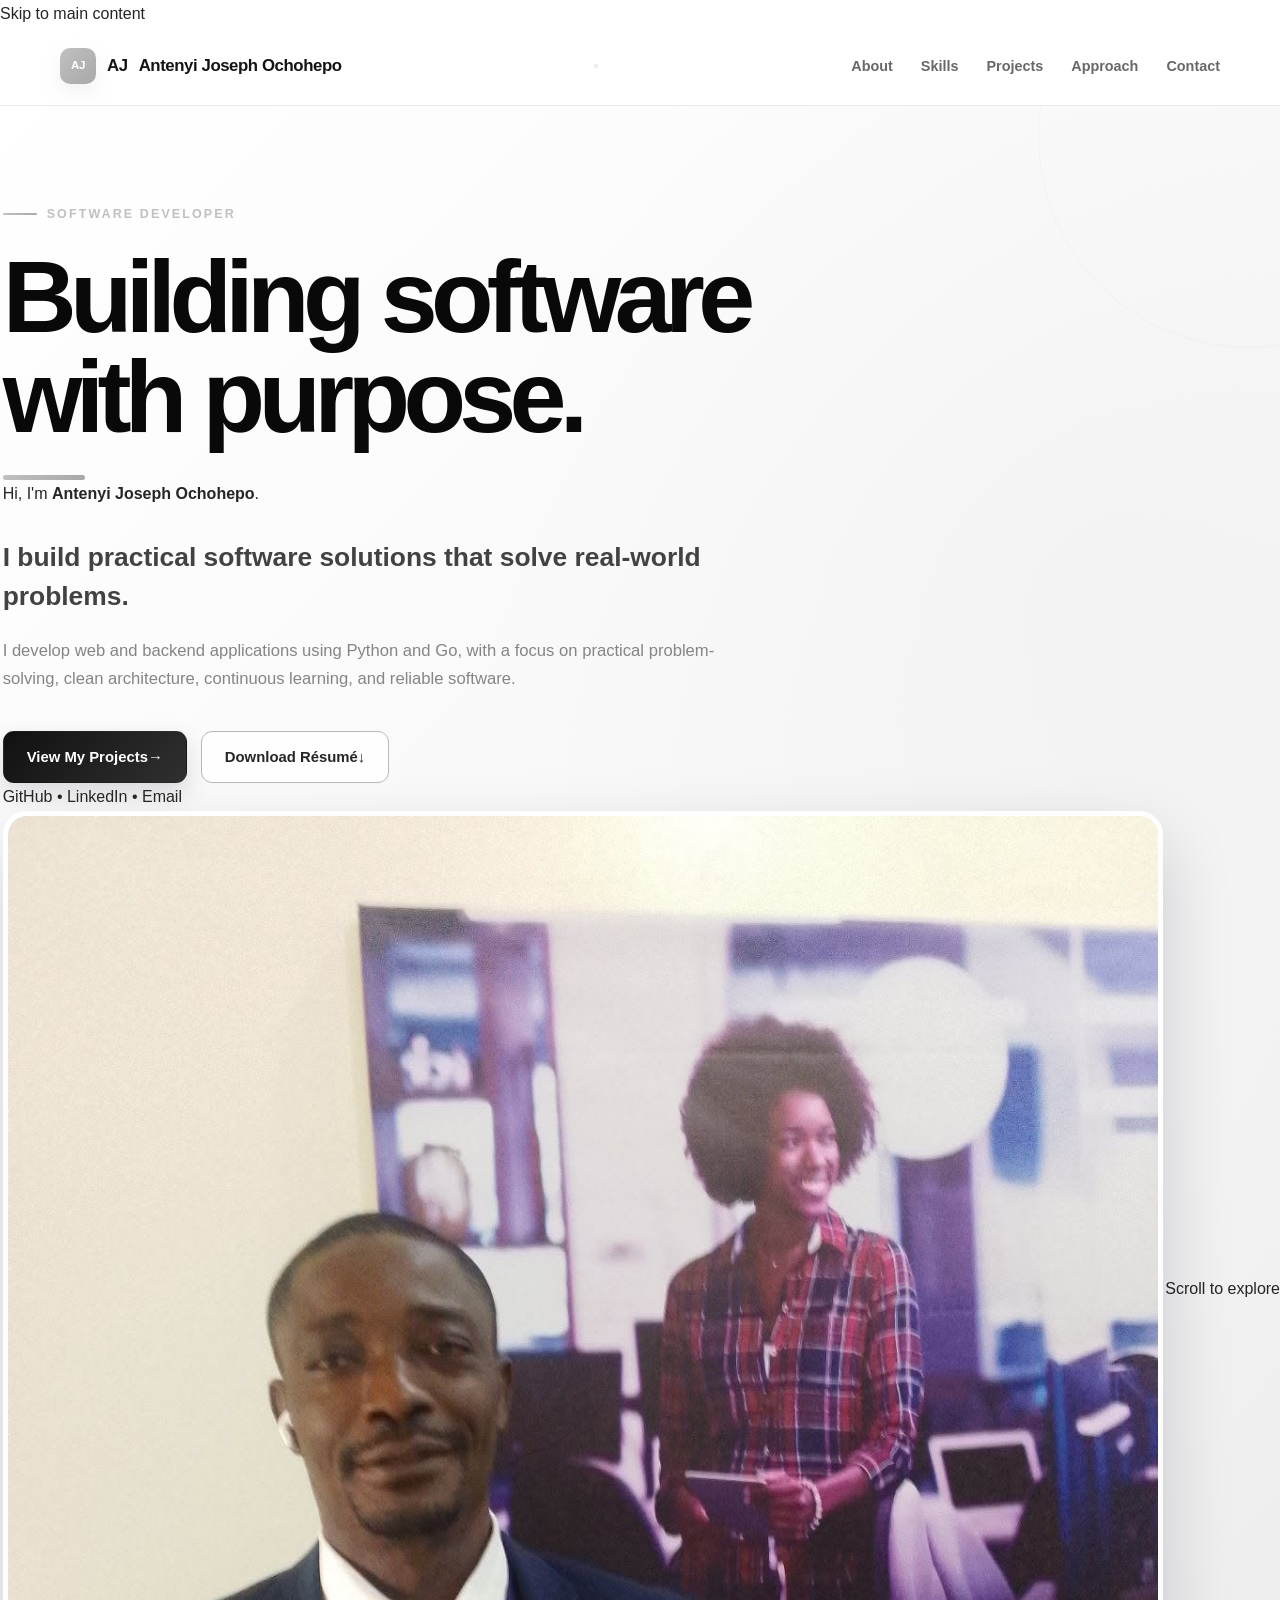
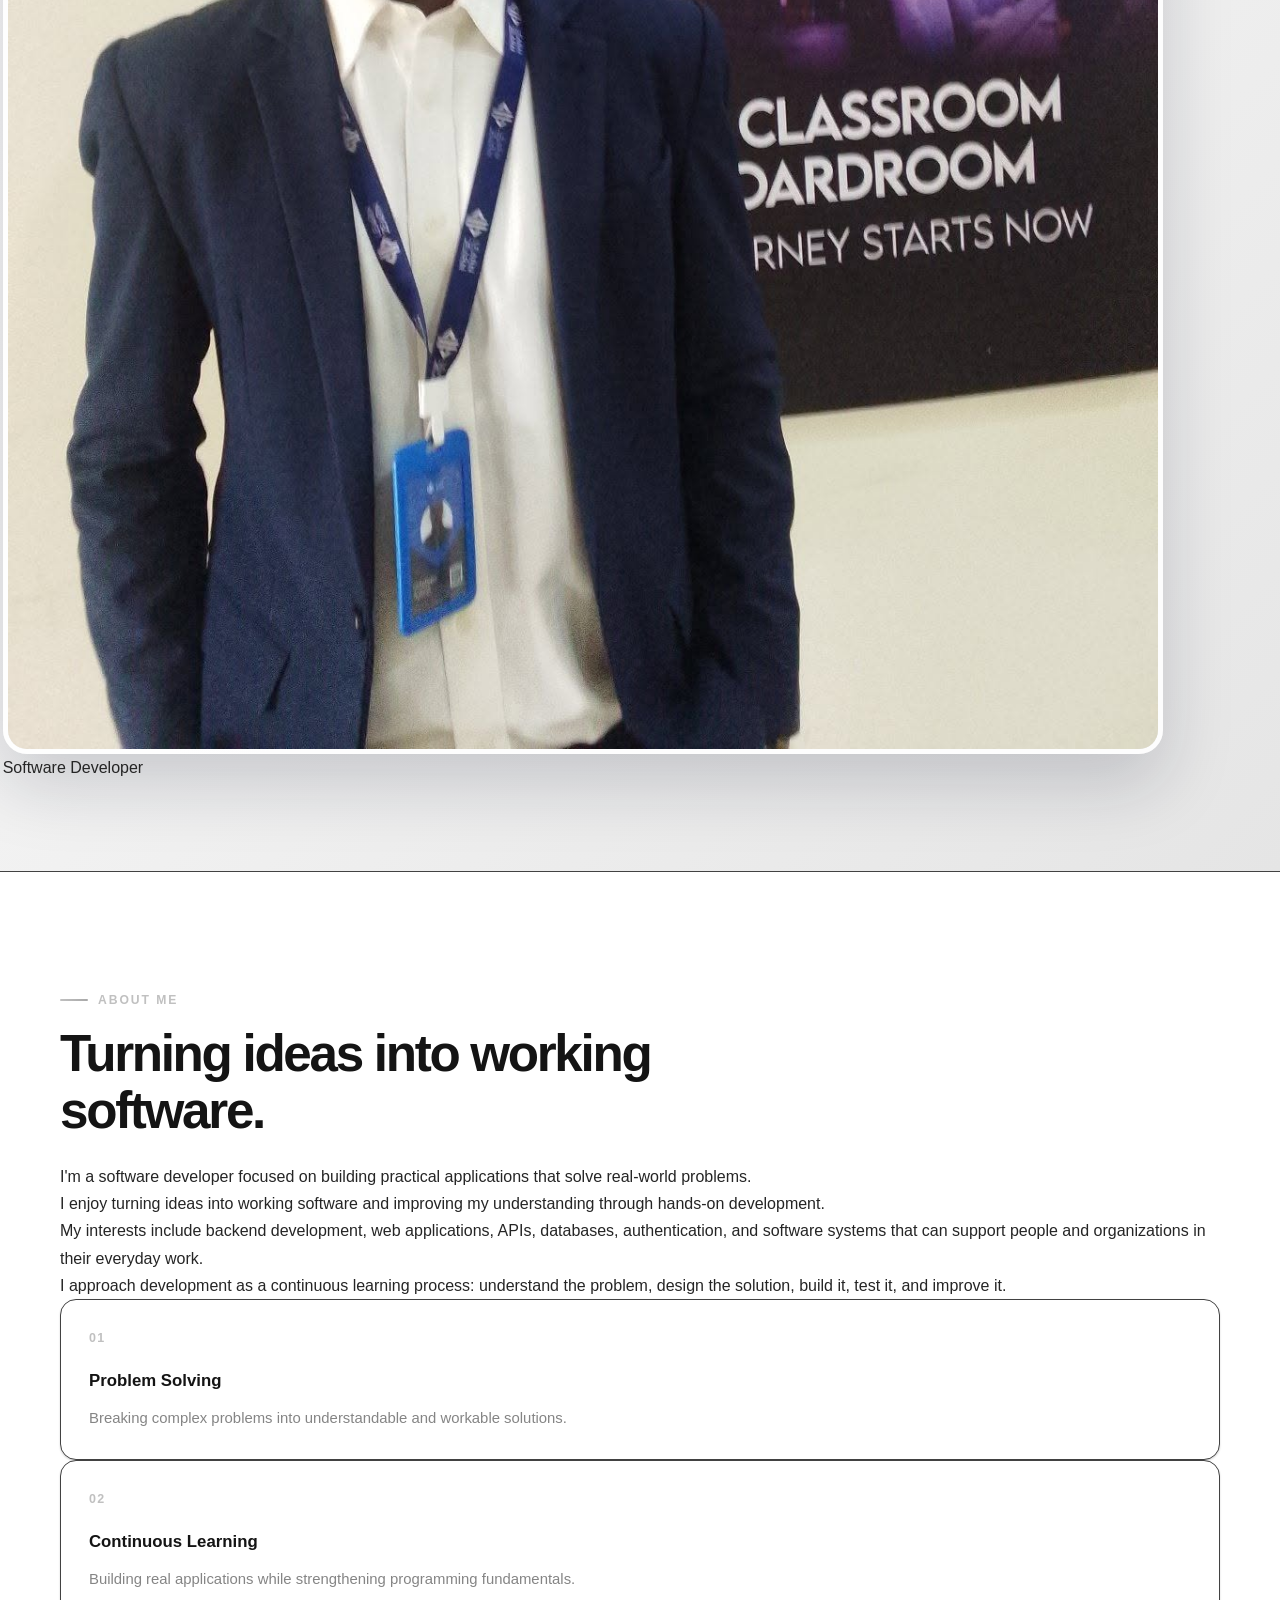
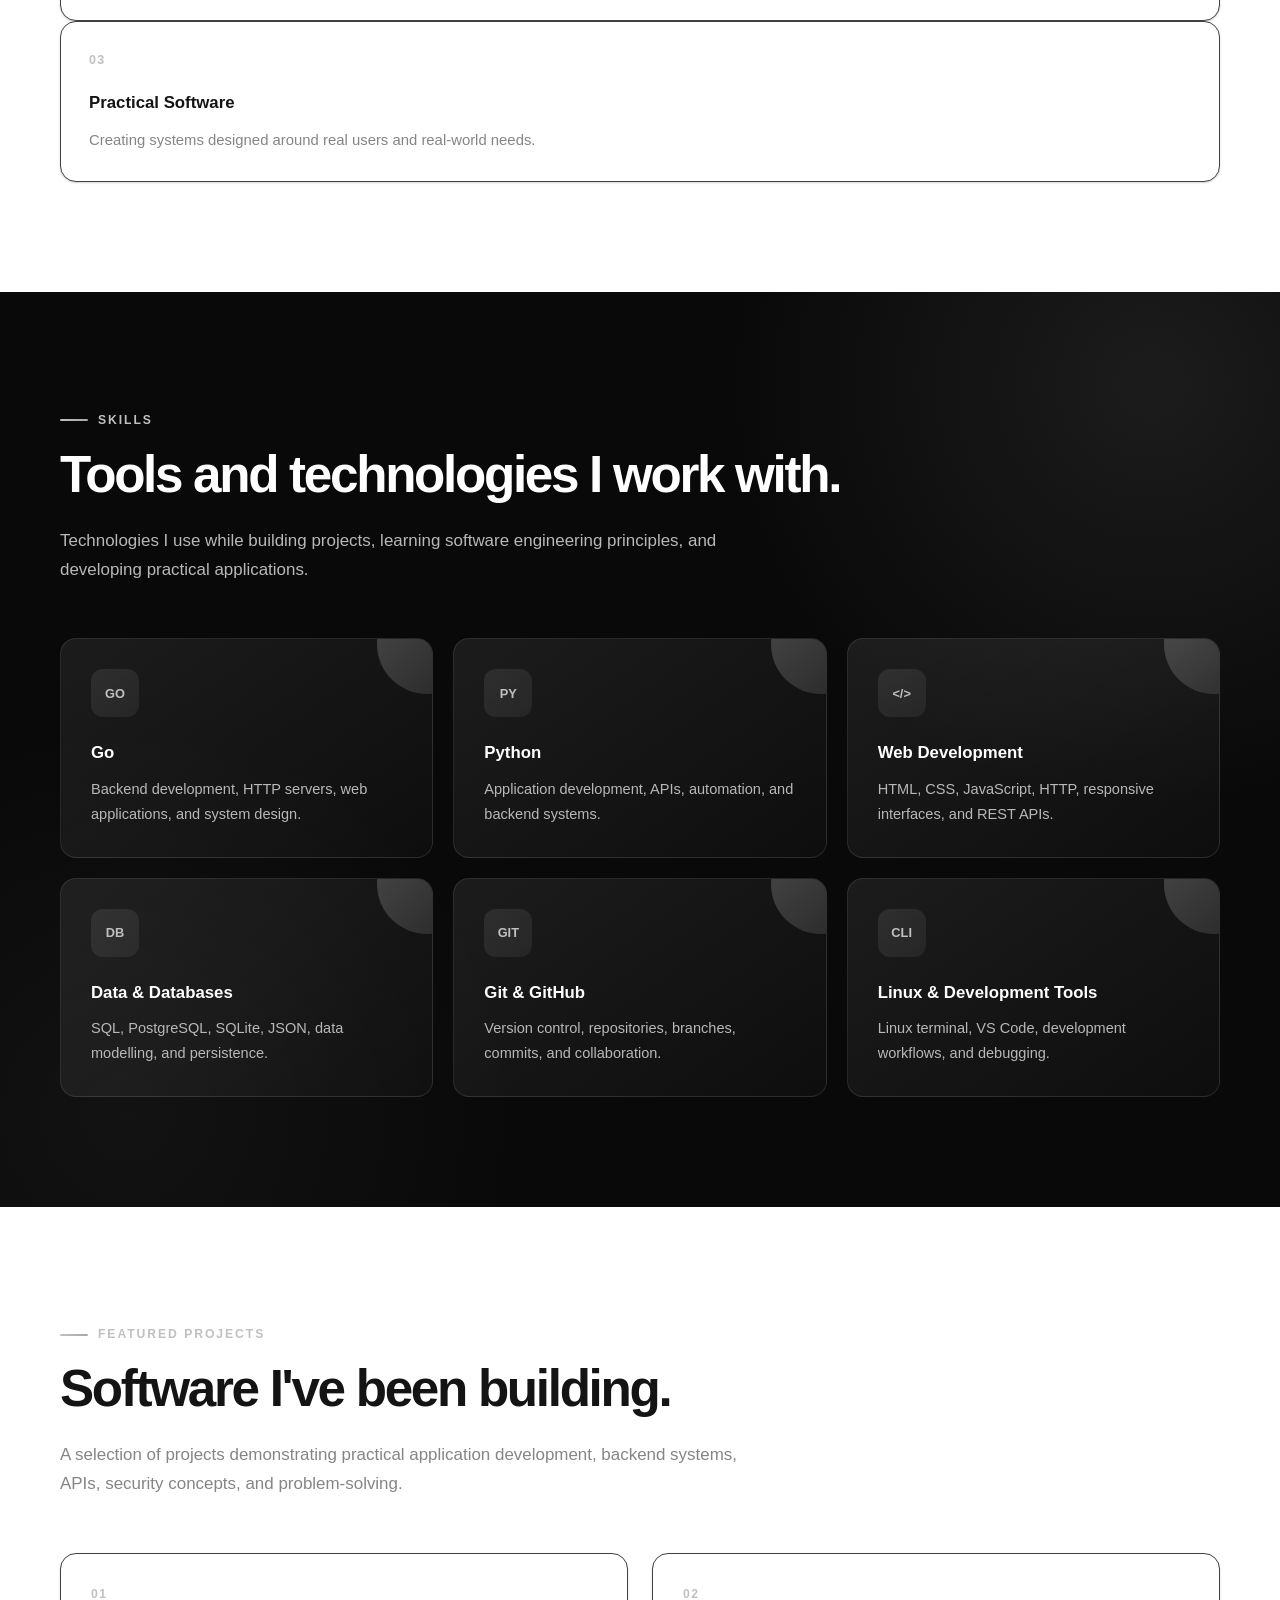
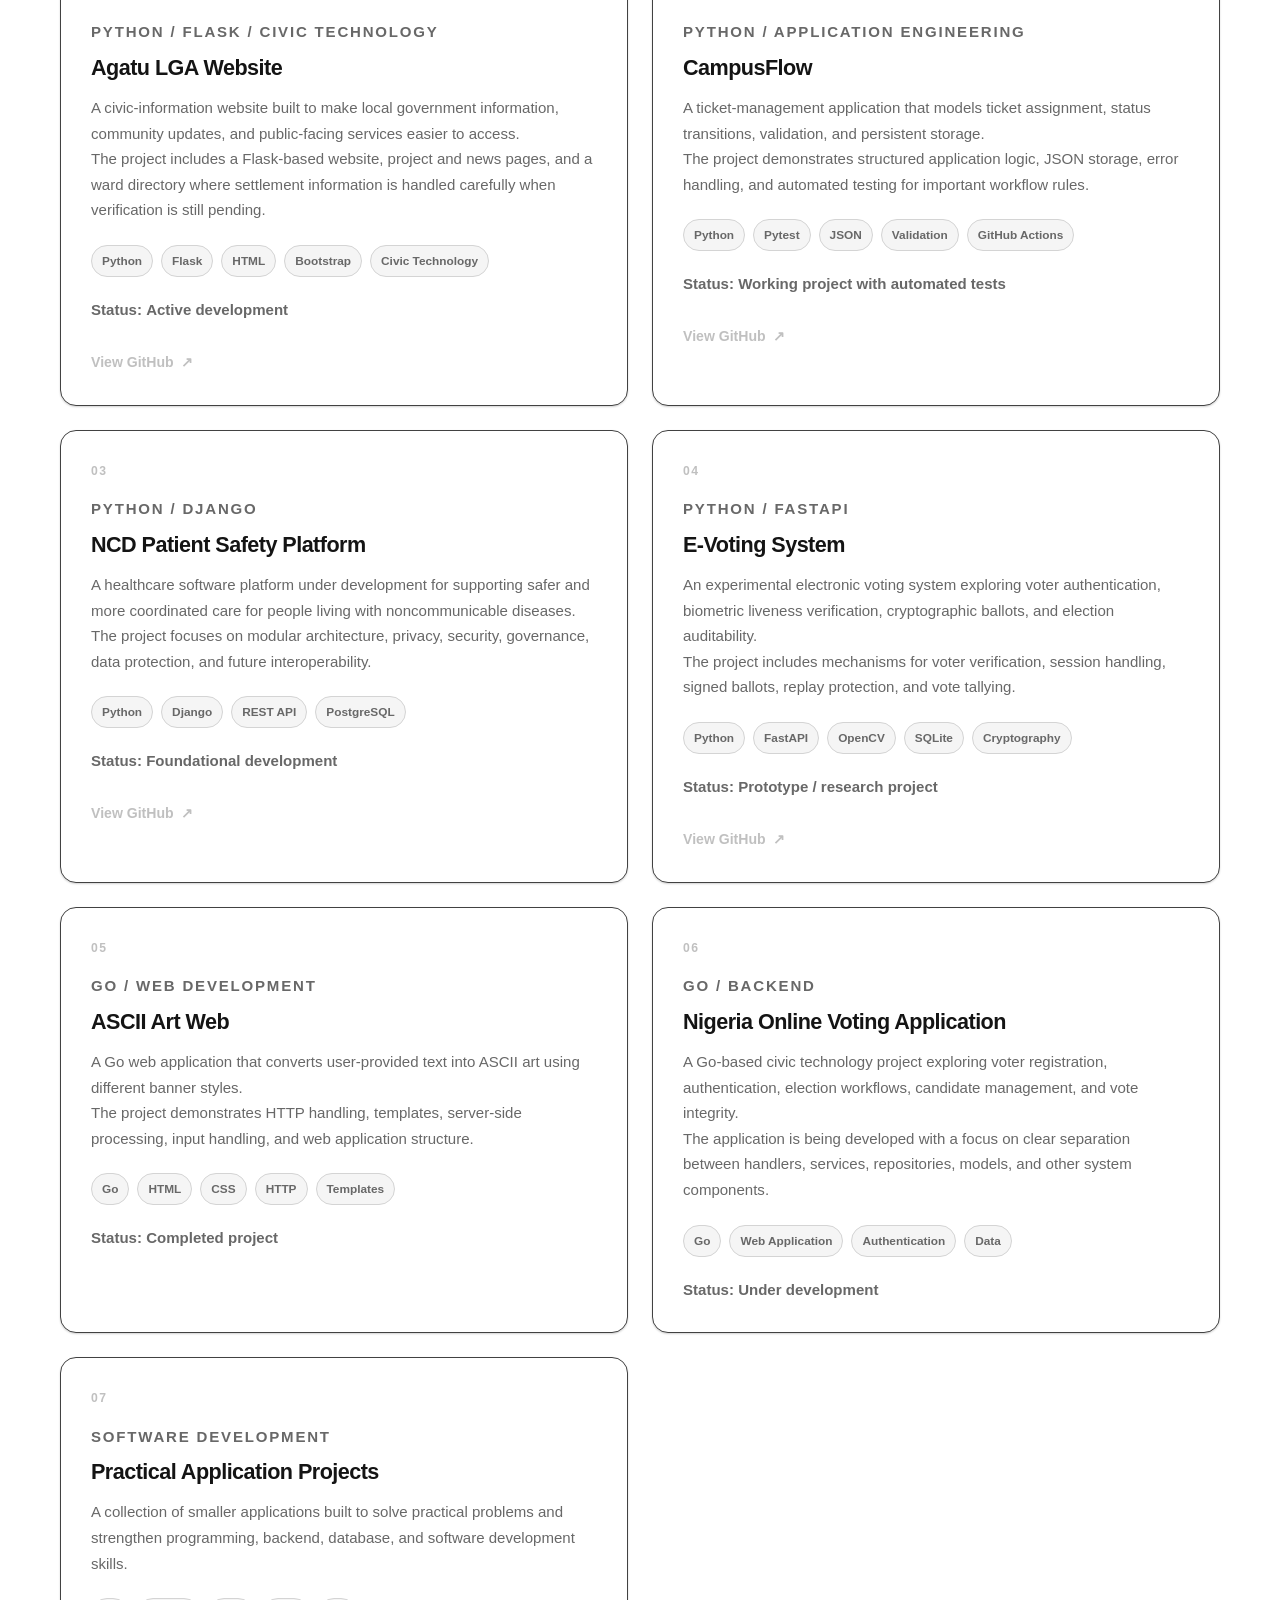
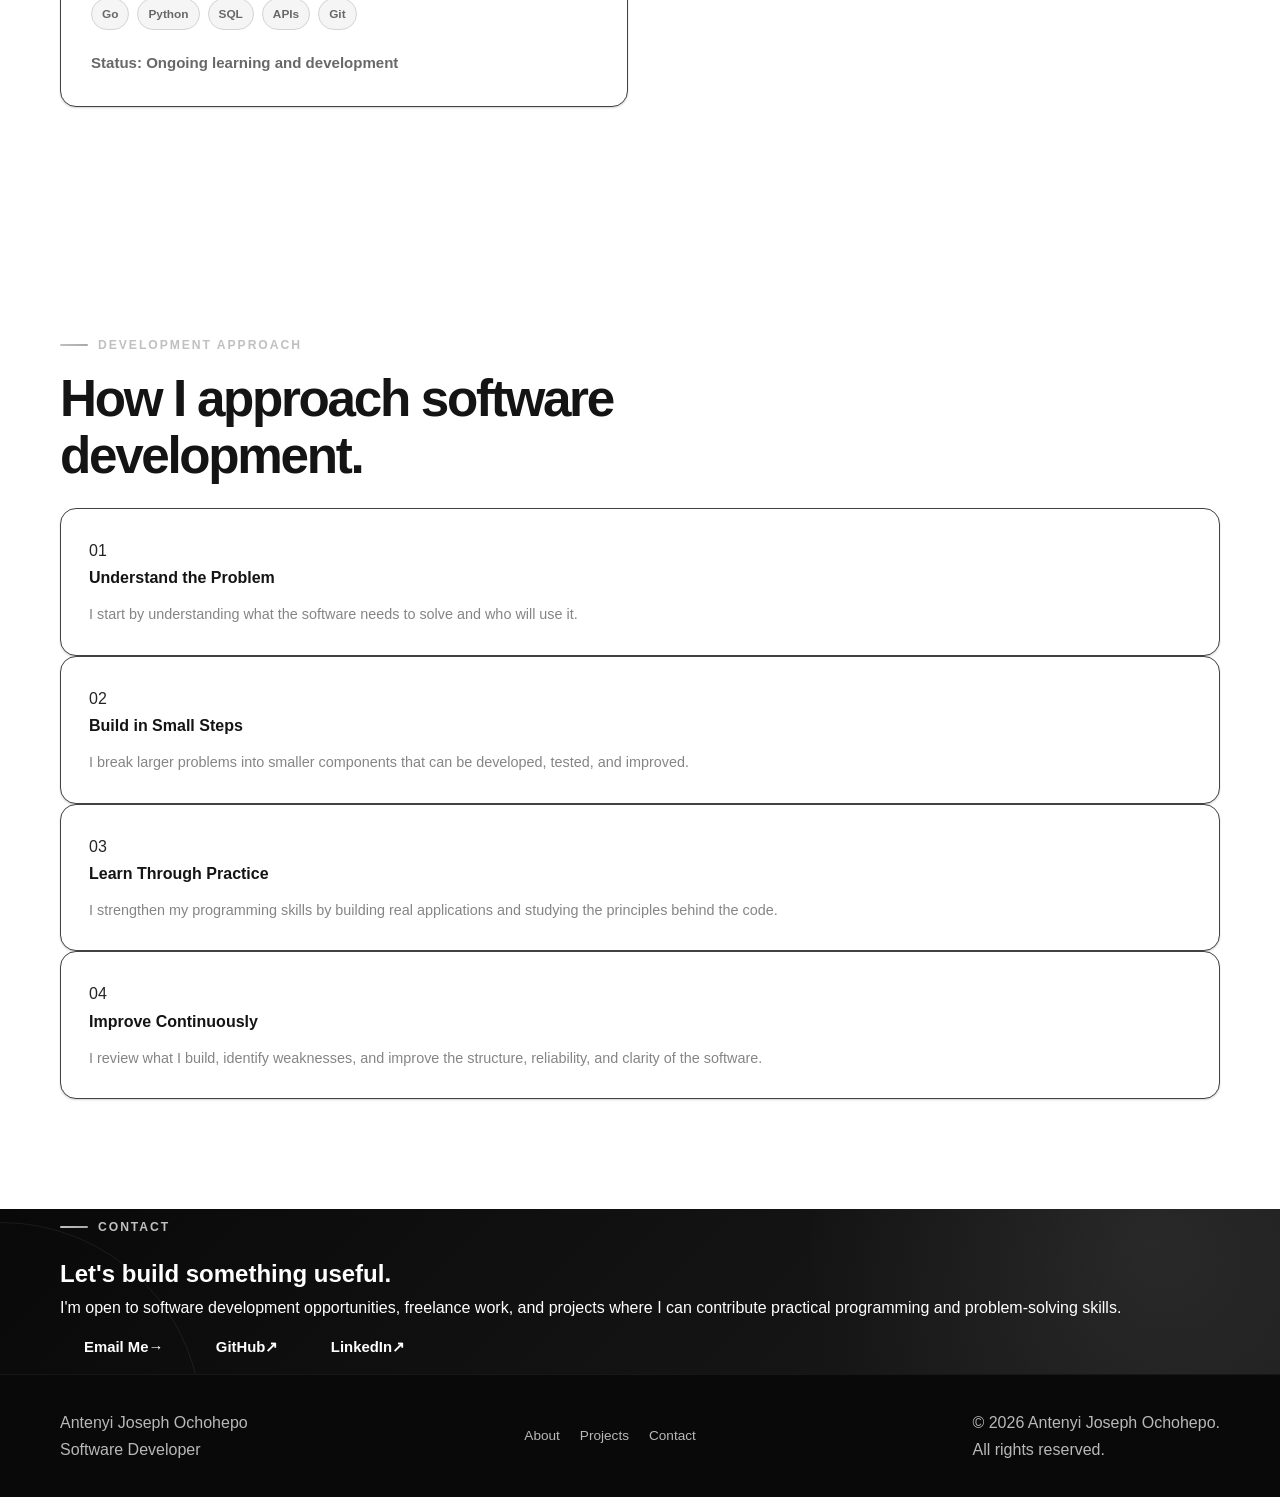
<file: index.html>
<!DOCTYPE html>
<html lang="en">
<head>

    <meta charset="UTF-8">

    <meta
        name="viewport"
        content="width=device-width, initial-scale=1.0"
    >

    <!-- =========================
         PRIMARY SEO
    ========================== -->

    <title>
        Antenyi Joseph Ochohepo | Software Developer
    </title>

    <meta
        name="description"
        content="Antenyi Joseph Ochohepo is a Software Developer building practical web and backend applications using Go, Python, JavaScript, APIs, and modern software engineering practices."
    >

    <meta
        name="author"
        content="Antenyi Joseph Ochohepo"
    >

    <meta
        name="robots"
        content="index, follow"
    >

    <meta
        name="theme-color"
        content="#0f172a"
    >

    <link
        rel="canonical"
        href="https://antenyijoseph20-glitch.github.io/portfolio/"
    >


    <!-- =========================
         FAVICON
    ========================== -->

    <link
        rel="icon"
        type="image/svg+xml"
        href="assets/favicon.svg"
    >

    <link
        rel="apple-touch-icon"
        href="assets/favicon.svg"
    >


    <!-- =========================
         OPEN GRAPH / LINKEDIN
    ========================== -->

    <meta
        property="og:type"
        content="website"
    >

    <meta
        property="og:title"
        content="Antenyi Joseph Ochohepo | Software Developer"
    >

    <meta
        property="og:description"
        content="Software Developer building practical web applications, backend systems, and software solutions focused on real-world problems."
    >

    <meta
        property="og:url"
        content="https://antenyijoseph20-glitch.github.io/portfolio/"
    >

    <meta
        property="og:image"
        content="https://antenyijoseph20-glitch.github.io/portfolio/assets/profile.jpg"
    >

    <meta
        property="og:image:alt"
        content="Antenyi Joseph Ochohepo - Software Developer"
    >

    <meta
        property="og:site_name"
        content="Antenyi Joseph Ochohepo"
    >


    <!-- =========================
         TWITTER / X
    ========================== -->

    <meta
        name="twitter:card"
        content="summary_large_image"
    >

    <meta
        name="twitter:title"
        content="Antenyi Joseph Ochohepo | Software Developer"
    >

    <meta
        name="twitter:description"
        content="Software Developer building practical web applications and backend systems."
    >

    <meta
        name="twitter:image"
        content="https://antenyijoseph20-glitch.github.io/portfolio/assets/profile.jpg"
    >

    <meta
        name="twitter:image:alt"
        content="Antenyi Joseph Ochohepo - Software Developer"
    >


    <!-- =========================
         STYLESHEET
    ========================== -->

    <link
        rel="stylesheet"
        href="css/style.css"
    >

</head>

<body>

    <!-- =========================
         ACCESSIBILITY
    ========================== -->

    <a
        class="skip-link"
        href="#main-content"
    >
        Skip to main content
    </a>


    <!-- =========================
         HEADER / NAVIGATION
    ========================== -->

    <header class="site-header">

        <nav
            class="navbar container"
            aria-label="Primary navigation"
        >

            <a
                class="logo"
                href="#home"
                aria-label="Antenyi Joseph Ochohepo home"
            >

                <span
                    class="logo-mark"
                    aria-hidden="true"
                >
                    AJ
                </span>

                <span class="logo-text">
                    Antenyi Joseph Ochohepo
                </span>

            </a>


            <!-- Mobile navigation toggle -->

            <button
                class="menu-toggle"
                type="button"
                aria-label="Open navigation menu"
                aria-expanded="false"
                aria-controls="primary-navigation"
            >

                <span aria-hidden="true"></span>
                <span aria-hidden="true"></span>
                <span aria-hidden="true"></span>

            </button>


            <div
                id="primary-navigation"
                class="nav-links"
            >

                <a
                    href="#about"
                >
                    About
                </a>

                <a
                    href="#skills"
                >
                    Skills
                </a>

                <a
                    href="#projects"
                >
                    Projects
                </a>

                <a
                    href="#experience"
                >
                    Approach
                </a>

                <a
                    href="#contact"
                >
                    Contact
                </a>

            </div>

        </nav>

    </header>


    <!-- =========================
         MAIN CONTENT
    ========================== -->

    <main id="main-content">

        <!-- =========================
             HERO
        ========================== -->

        <section
            id="home"
            class="hero"
            aria-labelledby="hero-title"
        >

            <div
                class="hero-background-shape hero-shape-one"
                aria-hidden="true"
            ></div>

            <div
                class="hero-background-shape hero-shape-two"
                aria-hidden="true"
            ></div>


            <div class="container hero-content">

                <div class="hero-text-content">

                    <p class="eyebrow">
                        SOFTWARE DEVELOPER
                    </p>


                    <h1 id="hero-title">
                        Building software
                        <span>with purpose.</span>
                    </h1>


                    <p class="hero-introduction">
                        Hi, I'm
                        <strong>Antenyi Joseph Ochohepo</strong>.
                    </p>


                    <p class="hero-text">
                        I build practical software solutions that solve
                        real-world problems.
                    </p>


                    <p class="hero-description">
                        I develop web and backend applications using
                        Python and Go, with a focus on practical
                        problem-solving, clean architecture,
                        continuous learning, and reliable software.
                    </p>


                    <div class="hero-actions">

                        <a
                            class="button button-primary"
                            href="#projects"
                        >
                            View My Projects
                            <span aria-hidden="true">→</span>
                        </a>


                        <a
                            class="button button-secondary"
                            href="assets/Antenyi_Joseph_Ochohepo_Software_Developer_Resume.pdf"
                            target="_blank"
                            rel="noopener noreferrer"
                        >
                            Download Résumé
                            <span aria-hidden="true">↓</span>
                        </a>

                    </div>


                    <div
                        class="hero-social-links"
                        aria-label="Social and contact links"
                    >

                        <a
                            href="https://github.com/antenyijoseph20-glitch"
                            target="_blank"
                            rel="noopener noreferrer"
                            aria-label="Visit Antenyi Joseph's GitHub profile"
                        >
                            GitHub
                        </a>

                        <span aria-hidden="true">•</span>

                        <a
                            href="https://www.linkedin.com/in/antenyi-joseph-727a21181"
                            target="_blank"
                            rel="noopener noreferrer"
                            aria-label="Visit Antenyi Joseph's LinkedIn profile"
                        >
                            LinkedIn
                        </a>

                        <span aria-hidden="true">•</span>

                        <a
                            href="mailto:antenyijoseph20@gmail.com"
                            aria-label="Send Antenyi Joseph an email"
                        >
                            Email
                        </a>

                    </div>

                </div>


                <!-- =========================
                     PROFILE IMAGE
                ========================== -->

                <div class="hero-image-wrapper">

                    <div
                        class="hero-image-border"
                        aria-hidden="true"
                    ></div>


                    <div class="hero-image-card">

                        <img
                            src="assets/profile.jpg"
                            alt="Portrait of Antenyi Joseph Ochohepo, Software Developer"
                            class="profile-image"
                            width="800"
                            height="800"
                            fetchpriority="high"
                        >

                    </div>


                    <div
                        class="hero-image-badge"
                        aria-label="Professional status"
                    >

                        <span
                            class="badge-dot"
                            aria-hidden="true"
                        ></span>

                        <span>
                            Software Developer
                        </span>

                    </div>

                </div>

            </div>


            <div
                class="hero-scroll-indicator"
                aria-hidden="true"
            >

                <span></span>

                <p>
                    Scroll to explore
                </p>

            </div>

        </section>


        <!-- =========================
             ABOUT
        ========================== -->

        <section
            id="about"
            class="section"
            aria-labelledby="about-title"
        >

            <div class="container">

                <div class="section-heading">

                    <p class="section-label">
                        ABOUT ME
                    </p>

                    <h2 id="about-title">
                        Turning ideas into
                        <span>working software.</span>
                    </h2>

                </div>


                <div class="about-grid">

                    <div class="about-main">

                        <p class="about-lead">
                            I'm a software developer focused on building
                            practical applications that solve real-world
                            problems.
                        </p>

                        <p>
                            I enjoy turning ideas into working software
                            and improving my understanding through
                            hands-on development.
                        </p>

                        <p>
                            My interests include backend development,
                            web applications, APIs, databases,
                            authentication, and software systems that
                            can support people and organizations in
                            their everyday work.
                        </p>

                        <p>
                            I approach development as a continuous
                            learning process:
                            understand the problem, design the solution,
                            build it, test it, and improve it.
                        </p>

                    </div>


                    <div class="about-highlights">

                        <article class="highlight-card">

                            <span class="highlight-number">
                                01
                            </span>

                            <h3>
                                Problem Solving
                            </h3>

                            <p>
                                Breaking complex problems into
                                understandable and workable solutions.
                            </p>

                        </article>


                        <article class="highlight-card">

                            <span class="highlight-number">
                                02
                            </span>

                            <h3>
                                Continuous Learning
                            </h3>

                            <p>
                                Building real applications while
                                strengthening programming fundamentals.
                            </p>

                        </article>


                        <article class="highlight-card">

                            <span class="highlight-number">
                                03
                            </span>

                            <h3>
                                Practical Software
                            </h3>

                            <p>
                                Creating systems designed around
                                real users and real-world needs.
                            </p>

                        </article>

                    </div>

                </div>

            </div>

        </section>


        <!-- =========================
             SKILLS
        ========================== -->

        <section
            id="skills"
            class="section section-dark"
            aria-labelledby="skills-title"
        >

            <div class="container">

                <div class="section-heading section-heading-light">

                    <p class="section-label">
                        SKILLS
                    </p>

                    <h2 id="skills-title">
                        Tools and technologies
                        <span>I work with.</span>
                    </h2>

                    <p class="section-intro">
                        Technologies I use while building projects,
                        learning software engineering principles,
                        and developing practical applications.
                    </p>

                </div>


                <div class="skills-grid">

                    <article class="skill-card">

                        <div
                            class="skill-icon"
                            aria-hidden="true"
                        >
                            GO
                        </div>

                        <div>

                            <h3>
                                Go
                            </h3>

                            <p>
                                Backend development, HTTP servers,
                                web applications, and system design.
                            </p>

                        </div>

                    </article>


                    <article class="skill-card">

                        <div
                            class="skill-icon"
                            aria-hidden="true"
                        >
                            PY
                        </div>

                        <div>

                            <h3>
                                Python
                            </h3>

                            <p>
                                Application development, APIs,
                                automation, and backend systems.
                            </p>

                        </div>

                    </article>


                    <article class="skill-card">

                        <div
                            class="skill-icon"
                            aria-hidden="true"
                        >
                            &lt;/&gt;
                        </div>

                        <div>

                            <h3>
                                Web Development
                            </h3>

                            <p>
                                HTML, CSS, JavaScript, HTTP,
                                responsive interfaces, and REST APIs.
                            </p>

                        </div>

                    </article>


                    <article class="skill-card">

                        <div
                            class="skill-icon"
                            aria-hidden="true"
                        >
                            DB
                        </div>

                        <div>

                            <h3>
                                Data &amp; Databases
                            </h3>

                            <p>
                                SQL, PostgreSQL, SQLite, JSON,
                                data modelling, and persistence.
                            </p>

                        </div>

                    </article>


                    <article class="skill-card">

                        <div
                            class="skill-icon"
                            aria-hidden="true"
                        >
                            GIT
                        </div>

                        <div>

                            <h3>
                                Git &amp; GitHub
                            </h3>

                            <p>
                                Version control, repositories,
                                branches, commits, and collaboration.
                            </p>

                        </div>

                    </article>


                    <article class="skill-card">

                        <div
                            class="skill-icon"
                            aria-hidden="true"
                        >
                            CLI
                        </div>

                        <div>

                            <h3>
                                Linux &amp; Development Tools
                            </h3>

                            <p>
                                Linux terminal, VS Code,
                                development workflows, and debugging.
                            </p>

                        </div>

                    </article>

                </div>

            </div>

        </section>


        <!-- =========================
             PROJECTS
        ========================== -->

        <section
            id="projects"
            class="section"
            aria-labelledby="projects-title"
        >

            <div class="container">

                <div class="section-heading">

                    <p class="section-label">
                        FEATURED PROJECTS
                    </p>

                    <h2 id="projects-title">
                        Software I've been
                        <span>building.</span>
                    </h2>

                    <p class="section-intro">
                        A selection of projects demonstrating practical
                        application development, backend systems,
                        APIs, security concepts, and problem-solving.
                    </p>

                </div>


                <div class="projects-grid">

                    <!-- PROJECT 01: FEATURED CIVIC WEBSITE -->
                    <article class="project-card project-card-featured">
                        <div class="project-number">01</div>
                        <div class="project-content">
                            <p class="project-type">PYTHON / FLASK / CIVIC TECHNOLOGY</p>
                            <h3>Agatu LGA Website</h3>
                            <p>
                                A civic-information website built to make local
                                government information, community updates, and
                                public-facing services easier to access.
                            </p>
                            <p>
                                The project includes a Flask-based website,
                                project and news pages, and a ward directory
                                where settlement information is handled carefully
                                when verification is still pending.
                            </p>
                            <div class="project-tags">
                                <span>Python</span>
                                <span>Flask</span>
                                <span>HTML</span>
                                <span>Bootstrap</span>
                                <span>Civic Technology</span>
                            </div>
                            <p class="project-status">
                                Status: <strong>Active development</strong>
                            </p>
                            <div class="project-links">
                                <a href="https://github.com/antenyijoseph20-glitch/agatu_website"
                                   target="_blank" rel="noopener noreferrer">
                                    View GitHub <span aria-hidden="true">↗</span>
                                </a>
                            </div>
                        </div>
                    </article>


                    <!-- PROJECT 02: ENGINEERING PROJECT -->
                    <article class="project-card">
                        <div class="project-number">02</div>
                        <div class="project-content">
                            <p class="project-type">PYTHON / APPLICATION ENGINEERING</p>
                            <h3>CampusFlow</h3>
                            <p>
                                A ticket-management application that models
                                ticket assignment, status transitions, validation,
                                and persistent storage.
                            </p>
                            <p>
                                The project demonstrates structured application
                                logic, JSON storage, error handling, and automated
                                testing for important workflow rules.
                            </p>
                            <div class="project-tags">
                                <span>Python</span>
                                <span>Pytest</span>
                                <span>JSON</span>
                                <span>Validation</span>
                                <span>GitHub Actions</span>
                            </div>
                            <p class="project-status">
                                Status: <strong>Working project with automated tests</strong>
                            </p>
                            <div class="project-links">
                                <a href="https://github.com/antenyijoseph20-glitch/campusflow"
                                   target="_blank" rel="noopener noreferrer">
                                    View GitHub <span aria-hidden="true">↗</span>
                                </a>
                            </div>
                        </div>
                    </article>


                    <!-- PROJECT 1 -->

                    <article class="project-card project-card-featured">

                        <div class="project-number">
                            03
                        </div>

                        <div class="project-content">

                            <p class="project-type">
                                PYTHON / DJANGO
                            </p>

                            <h3>
                                NCD Patient Safety Platform
                            </h3>

                            <p>
                                A healthcare software platform under
                                development for supporting safer and
                                more coordinated care for people living
                                with noncommunicable diseases.
                            </p>

                            <p>
                                The project focuses on modular
                                architecture, privacy, security,
                                governance, data protection, and
                                future interoperability.
                            </p>

                            <div class="project-tags">

                                <span>Python</span>
                                <span>Django</span>
                                <span>REST API</span>
                                <span>PostgreSQL</span>

                            </div>

                            <p class="project-status">
                                Status:
                                <strong>
                                    Foundational development
                                </strong>
                            </p>

                            <div class="project-links">

                                <a
                                    href="https://github.com/antenyijoseph20-glitch/NCD-Patient-Safety-Platform"
                                    target="_blank"
                                    rel="noopener noreferrer"
                                >
                                    View GitHub
                                    <span aria-hidden="true">↗</span>
                                </a>

                            </div>

                        </div>

                    </article>


                    <!-- PROJECT 2 -->

                    <article class="project-card">

                        <div class="project-number">
                            04
                        </div>

                        <div class="project-content">

                            <p class="project-type">
                                PYTHON / FASTAPI
                            </p>

                            <h3>
                                E-Voting System
                            </h3>

                            <p>
                                An experimental electronic voting
                                system exploring voter authentication,
                                biometric liveness verification,
                                cryptographic ballots, and election
                                auditability.
                            </p>

                            <p>
                                The project includes mechanisms for
                                voter verification, session handling,
                                signed ballots, replay protection,
                                and vote tallying.
                            </p>

                            <div class="project-tags">

                                <span>Python</span>
                                <span>FastAPI</span>
                                <span>OpenCV</span>
                                <span>SQLite</span>
                                <span>Cryptography</span>

                            </div>

                            <p class="project-status">
                                Status:
                                <strong>
                                    Prototype / research project
                                </strong>
                            </p>

                            <div class="project-links">

                                <a
                                    href="https://github.com/antenyijoseph20-glitch/evoting"
                                    target="_blank"
                                    rel="noopener noreferrer"
                                >
                                    View GitHub
                                    <span aria-hidden="true">↗</span>
                                </a>

                            </div>

                        </div>

                    </article>


                    <!-- PROJECT 3 -->

                    <article class="project-card">

                        <div class="project-number">
                            05
                        </div>

                        <div class="project-content">

                            <p class="project-type">
                                GO / WEB DEVELOPMENT
                            </p>

                            <h3>
                                ASCII Art Web
                            </h3>

                            <p>
                                A Go web application that converts
                                user-provided text into ASCII art
                                using different banner styles.
                            </p>

                            <p>
                                The project demonstrates HTTP handling,
                                templates, server-side processing,
                                input handling, and web application
                                structure.
                            </p>

                            <div class="project-tags">

                                <span>Go</span>
                                <span>HTML</span>
                                <span>CSS</span>
                                <span>HTTP</span>
                                <span>Templates</span>

                            </div>

                            <p class="project-status">
                                Status:
                                <strong>
                                    Completed project
                                </strong>
                            </p>

                        </div>

                    </article>


                    <!-- PROJECT 4 -->

                    <article class="project-card project-card-accent">

                        <div class="project-number">
                            06
                        </div>

                        <div class="project-content">

                            <p class="project-type">
                                GO / BACKEND
                            </p>

                            <h3>
                                Nigeria Online Voting Application
                            </h3>

                            <p>
                                A Go-based civic technology project
                                exploring voter registration,
                                authentication, election workflows,
                                candidate management, and vote
                                integrity.
                            </p>

                            <p>
                                The application is being developed
                                with a focus on clear separation
                                between handlers, services,
                                repositories, models, and other
                                system components.
                            </p>

                            <div class="project-tags">

                                <span>Go</span>
                                <span>Web Application</span>
                                <span>Authentication</span>
                                <span>Data</span>

                            </div>

                            <p class="project-status">
                                Status:
                                <strong>
                                    Under development
                                </strong>
                            </p>

                        </div>

                    </article>


                    <!-- PROJECT 5 -->

                    <article class="project-card">

                        <div class="project-number">
                            07
                        </div>

                        <div class="project-content">

                            <p class="project-type">
                                SOFTWARE DEVELOPMENT
                            </p>

                            <h3>
                                Practical Application Projects
                            </h3>

                            <p>
                                A collection of smaller applications
                                built to solve practical problems and
                                strengthen programming, backend,
                                database, and software development
                                skills.
                            </p>

                            <div class="project-tags">

                                <span>Go</span>
                                <span>Python</span>
                                <span>SQL</span>
                                <span>APIs</span>
                                <span>Git</span>

                            </div>

                            <p class="project-status">
                                Status:
                                <strong>
                                    Ongoing learning and development
                                </strong>
                            </p>

                        </div>

                    </article>

                </div>

            </div>

        </section>


        <!-- =========================
             DEVELOPMENT APPROACH
        ========================== -->

        <section
            id="experience"
            class="section section-light"
            aria-labelledby="experience-title"
        >

            <div class="container">

                <div class="section-heading">

                    <p class="section-label">
                        DEVELOPMENT APPROACH
                    </p>

                    <h2 id="experience-title">
                        How I approach
                        <span>software development.</span>
                    </h2>

                </div>


                <div class="experience-grid">

                    <article class="experience-card">

                        <span class="experience-number">
                            01
                        </span>

                        <h3>
                            Understand the Problem
                        </h3>

                        <p>
                            I start by understanding what the software
                            needs to solve and who will use it.
                        </p>

                    </article>


                    <article class="experience-card">

                        <span class="experience-number">
                            02
                        </span>

                        <h3>
                            Build in Small Steps
                        </h3>

                        <p>
                            I break larger problems into smaller
                            components that can be developed, tested,
                            and improved.
                        </p>

                    </article>


                    <article class="experience-card">

                        <span class="experience-number">
                            03
                        </span>

                        <h3>
                            Learn Through Practice
                        </h3>

                        <p>
                            I strengthen my programming skills by
                            building real applications and studying
                            the principles behind the code.
                        </p>

                    </article>


                    <article class="experience-card">

                        <span class="experience-number">
                            04
                        </span>

                        <h3>
                            Improve Continuously
                        </h3>

                        <p>
                            I review what I build, identify weaknesses,
                            and improve the structure, reliability,
                            and clarity of the software.
                        </p>

                    </article>

                </div>

            </div>

        </section>


        <!-- =========================
             CTA / CONTACT
        ========================== -->

        <section
            id="contact"
            class="contact-section"
            aria-labelledby="contact-title"
        >

            <div
                class="contact-glow"
                aria-hidden="true"
            ></div>

            <div class="container">

                <div class="contact-content">

                    <p class="section-label">
                        CONTACT
                    </p>

                    <h2 id="contact-title">
                        Let's build something
                        <span>useful.</span>
                    </h2>

                    <p>
                        I'm open to software development opportunities,
                        freelance work, and projects where I can
                        contribute practical programming and
                        problem-solving skills.
                    </p>


                    <div class="contact-actions">

                        <a
                            class="button button-light"
                            href="mailto:antenyijoseph20@gmail.com"
                        >
                            Email Me
                            <span aria-hidden="true">→</span>
                        </a>


                        <a
                            class="button button-outline-light"
                            href="https://github.com/antenyijoseph20-glitch"
                            target="_blank"
                            rel="noopener noreferrer"
                            aria-label="Visit Antenyi Joseph's GitHub profile"
                        >
                            GitHub
                            <span aria-hidden="true">↗</span>
                        </a>


                        <a
                            class="button button-outline-light"
                            href="https://www.linkedin.com/in/antenyi-joseph-727a21181"
                            target="_blank"
                            rel="noopener noreferrer"
                            aria-label="Visit Antenyi Joseph's LinkedIn profile"
                        >
                            LinkedIn
                            <span aria-hidden="true">↗</span>
                        </a>

                    </div>

                </div>

            </div>

        </section>

    </main>


    <!-- =========================
         FOOTER
    ========================== -->

    <footer class="site-footer">

        <div class="container footer-content">

            <div>

                <a
                    class="footer-logo"
                    href="#home"
                    aria-label="Return to Antenyi Joseph Ochohepo home"
                >
                    Antenyi Joseph Ochohepo
                </a>

                <p>
                    Software Developer
                </p>

            </div>


            <nav
                class="footer-links"
                aria-label="Footer navigation"
            >

                <a href="#about">
                    About
                </a>

                <a href="#projects">
                    Projects
                </a>

                <a href="#contact">
                    Contact
                </a>

            </nav>


            <div class="footer-copy">

                <p>
                    &copy;
                    <span id="current-year">2026</span>
                    Antenyi Joseph Ochohepo.
                </p>

                <p>
                    All rights reserved.
                </p>

            </div>

        </div>

    </footer>


    <!-- =========================
         JAVASCRIPT
    ========================== -->

    <script
        src="js/script.js"
        defer
    ></script>

</body>
</html>
</file>
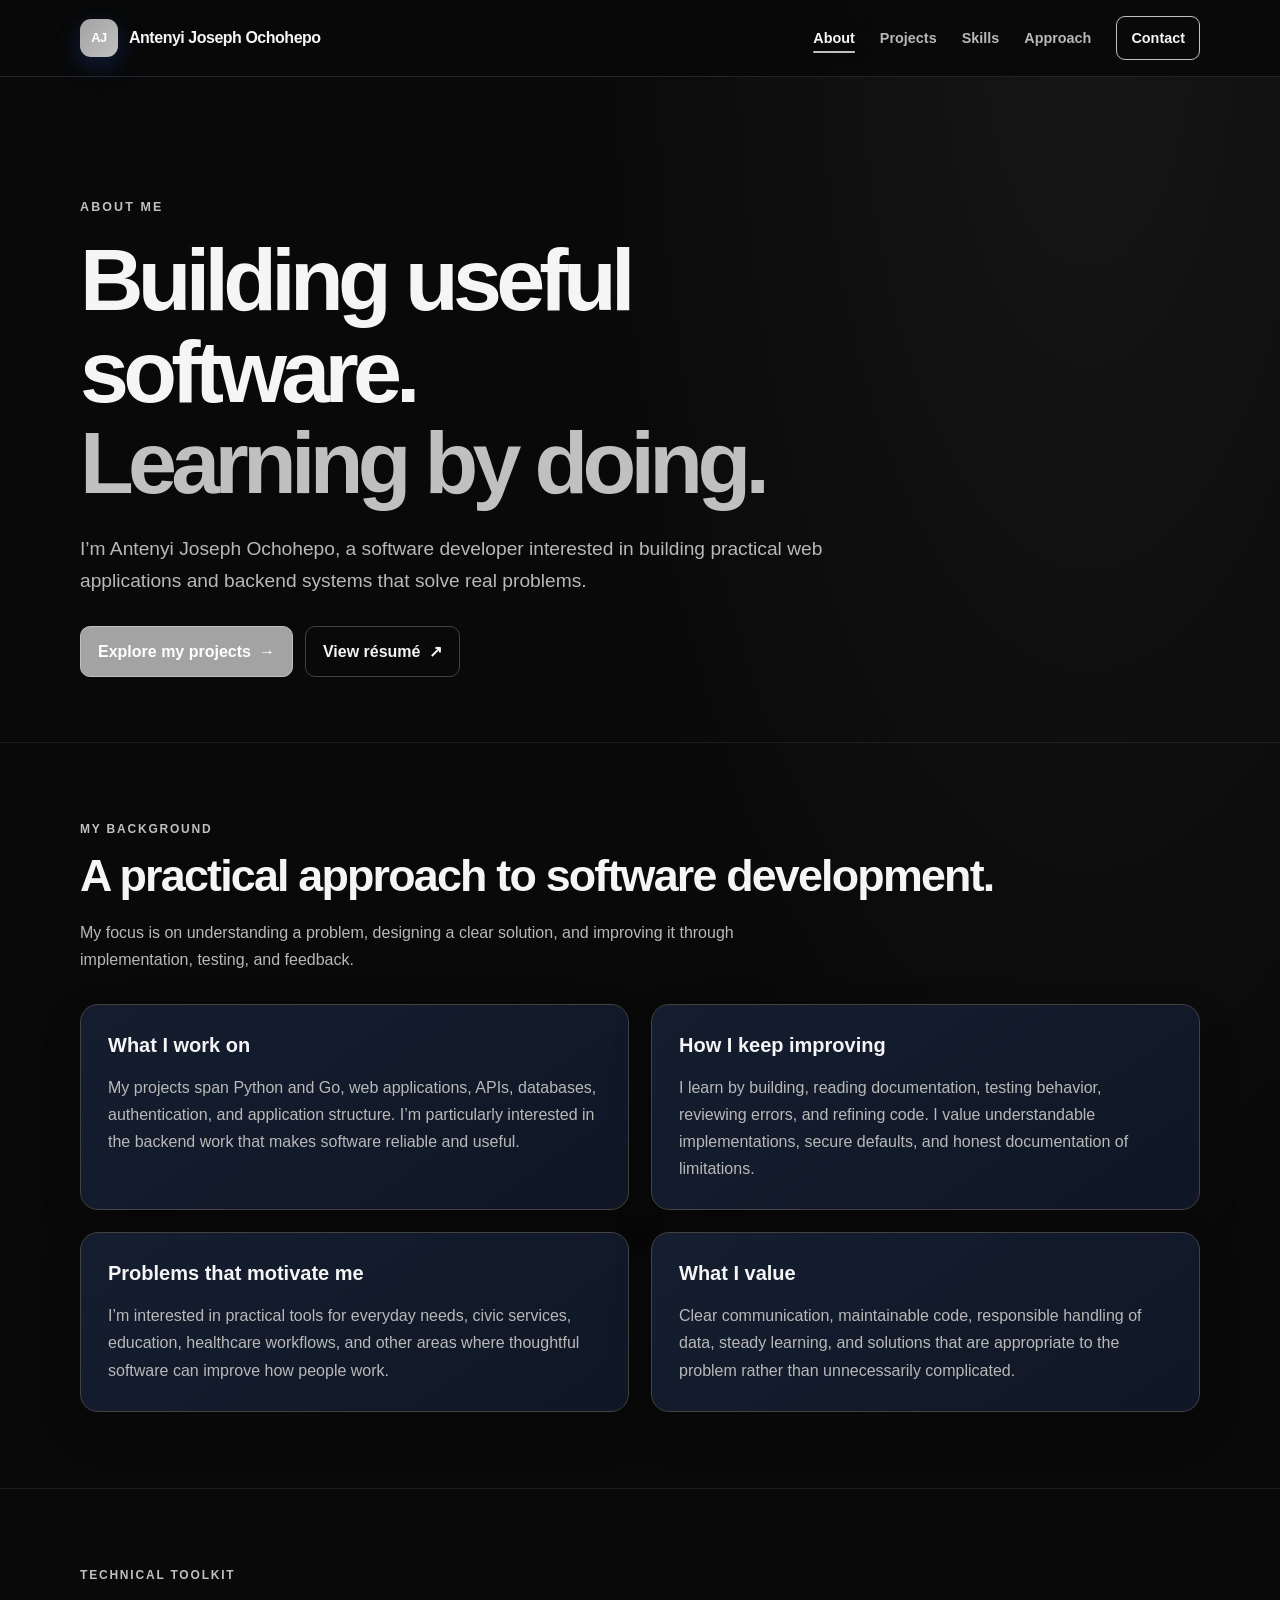
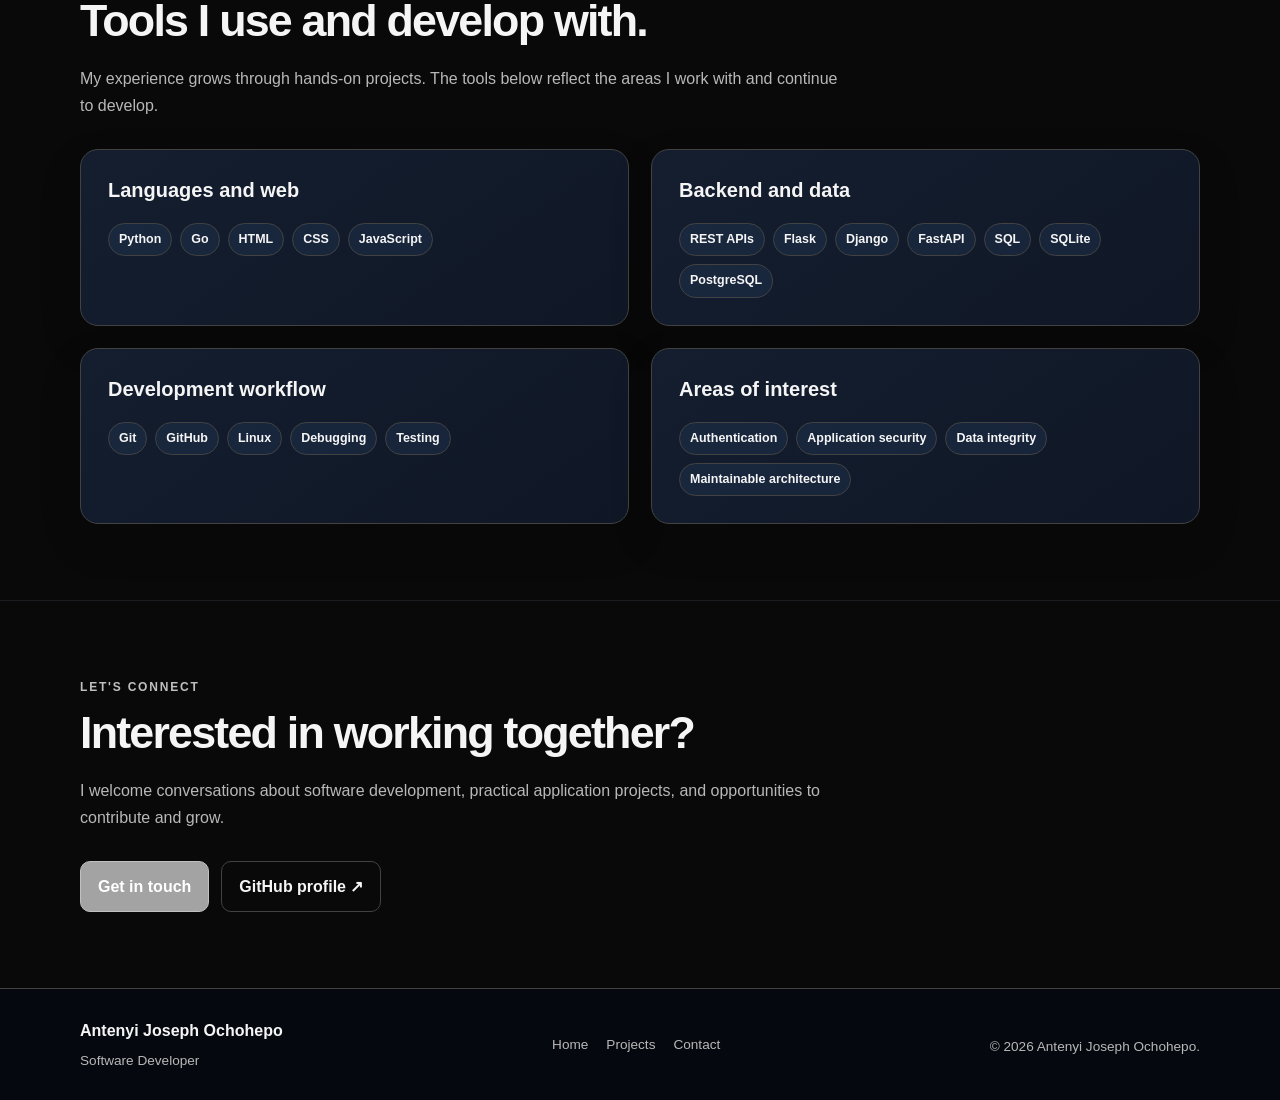
<file: about.html>
<!doctype html>
<html lang="en">
<head>
    <meta charset="utf-8">
    <meta name="viewport" content="width=device-width, initial-scale=1">
    <meta name="description" content="Learn about Antenyi Joseph Ochohepo, a software developer focused on backend systems, web applications, APIs, and practical software solutions.">
    <meta name="theme-color" content="#080d18">
    <link rel="icon" href="assets/favicon.svg" type="image/svg+xml">
    <link rel="canonical" href="https://antenyijoseph20-glitch.github.io/portfolio/about.html">
    <title>About | Antenyi Joseph Ochohepo</title>
    <link rel="stylesheet" href="css/pages.css">
    <script src="js/script.js" defer></script>
</head>
<body>
    <a class="skip-link" href="#main-content">Skip to main content</a>

    <header class="site-header">
        <nav class="page-container page-navbar" aria-label="Main navigation">
            <a class="page-logo" href="index.html#home" aria-label="Antenyi Joseph Ochohepo home">
                <span class="page-logo-mark" aria-hidden="true">AJ</span>
                <span>Antenyi Joseph Ochohepo</span>
            </a>

            <button class="menu-toggle" type="button"
                    aria-label="Open navigation menu"
                    aria-controls="primary-navigation"
                    aria-expanded="false">
                <span aria-hidden="true"></span>
                <span aria-hidden="true"></span>
                <span aria-hidden="true"></span>
            </button>

            <div id="primary-navigation" class="nav-links">
                <a class="active" href="about.html" aria-current="page">About</a>
                <a href="projects.html">Projects</a>
                <a href="index.html#skills">Skills</a>
                <a href="index.html#experience">Approach</a>
                <a class="nav-contact" href="contact.html">Contact</a>
            </div>
        </nav>
    </header>

    <main id="main-content">
        <section class="page-hero">
            <div class="page-container">
                <p class="eyebrow">ABOUT ME</p>
                <h1>Building useful software.<br><span class="gradient-text">Learning by doing.</span></h1>
                <p class="page-lead">
                    I’m Antenyi Joseph Ochohepo, a software developer interested
                    in building practical web applications and backend systems
                    that solve real problems.
                </p>
                <div class="action-row">
                    <a class="button-link" href="projects.html">Explore my projects <span aria-hidden="true">→</span></a>
                    <a class="button-link secondary"
                       href="assets/Antenyi_Joseph_Ochohepo_Software_Developer_Resume.pdf"
                       target="_blank" rel="noopener noreferrer">View résumé <span aria-hidden="true">↗</span></a>
                </div>
            </div>
        </section>

        <section class="page-section" aria-labelledby="story-title">
            <div class="page-container">
                <p class="section-kicker">MY BACKGROUND</p>
                <h2 id="story-title">A practical approach to software development.</h2>
                <p class="section-intro">
                    My focus is on understanding a problem, designing a clear
                    solution, and improving it through implementation, testing,
                    and feedback.
                </p>

                <div class="content-grid">
                    <article class="content-card">
                        <h3>What I work on</h3>
                        <p>
                            My projects span Python and Go, web applications,
                            APIs, databases, authentication, and application
                            structure. I’m particularly interested in the
                            backend work that makes software reliable and useful.
                        </p>
                    </article>

                    <article class="content-card">
                        <h3>How I keep improving</h3>
                        <p>
                            I learn by building, reading documentation, testing
                            behavior, reviewing errors, and refining code.
                            I value understandable implementations, secure
                            defaults, and honest documentation of limitations.
                        </p>
                    </article>

                    <article class="content-card">
                        <h3>Problems that motivate me</h3>
                        <p>
                            I’m interested in practical tools for everyday needs,
                            civic services, education, healthcare workflows,
                            and other areas where thoughtful software can
                            improve how people work.
                        </p>
                    </article>

                    <article class="content-card">
                        <h3>What I value</h3>
                        <p>
                            Clear communication, maintainable code, responsible
                            handling of data, steady learning, and solutions
                            that are appropriate to the problem rather than
                            unnecessarily complicated.
                        </p>
                    </article>
                </div>
            </div>
        </section>

        <section class="page-section" aria-labelledby="toolkit-title">
            <div class="page-container">
                <p class="section-kicker">TECHNICAL TOOLKIT</p>
                <h2 id="toolkit-title">Tools I use and develop with.</h2>
                <p class="section-intro">
                    My experience grows through hands-on projects. The tools
                    below reflect the areas I work with and continue to develop.
                </p>

                <div class="content-grid">
                    <article class="content-card">
                        <h3>Languages and web</h3>
                        <ul class="tag-list">
                            <li>Python</li><li>Go</li><li>HTML</li>
                            <li>CSS</li><li>JavaScript</li>
                        </ul>
                    </article>

                    <article class="content-card">
                        <h3>Backend and data</h3>
                        <ul class="tag-list">
                            <li>REST APIs</li><li>Flask</li><li>Django</li>
                            <li>FastAPI</li><li>SQL</li><li>SQLite</li>
                            <li>PostgreSQL</li>
                        </ul>
                    </article>

                    <article class="content-card">
                        <h3>Development workflow</h3>
                        <ul class="tag-list">
                            <li>Git</li><li>GitHub</li><li>Linux</li>
                            <li>Debugging</li><li>Testing</li>
                        </ul>
                    </article>

                    <article class="content-card">
                        <h3>Areas of interest</h3>
                        <ul class="tag-list">
                            <li>Authentication</li><li>Application security</li>
                            <li>Data integrity</li><li>Maintainable architecture</li>
                        </ul>
                    </article>
                </div>
            </div>
        </section>

        <section class="page-section" aria-labelledby="next-step-title">
            <div class="page-container">
                <p class="section-kicker">LET'S CONNECT</p>
                <h2 id="next-step-title">Interested in working together?</h2>
                <p class="section-intro">
                    I welcome conversations about software development,
                    practical application projects, and opportunities to
                    contribute and grow.
                </p>
                <div class="action-row">
                    <a class="button-link" href="contact.html">Get in touch</a>
                    <a class="button-link secondary"
                       href="https://github.com/antenyijoseph20-glitch"
                       target="_blank" rel="noopener noreferrer">GitHub profile ↗</a>
                </div>
            </div>
        </section>
    </main>

    <footer class="site-footer">
        <div class="page-container page-footer-content">
            <div>
                <a class="footer-name" href="index.html#home">Antenyi Joseph Ochohepo</a>
                <p class="footer-copy">Software Developer</p>
            </div>
            <nav class="footer-links" aria-label="Footer navigation">
                <a href="index.html#home">Home</a>
                <a href="projects.html">Projects</a>
                <a href="contact.html">Contact</a>
            </nav>
            <p class="footer-copy">&copy; <span id="current-year">2026</span> Antenyi Joseph Ochohepo.</p>
        </div>
    </footer>
</body>
</html>
</file>
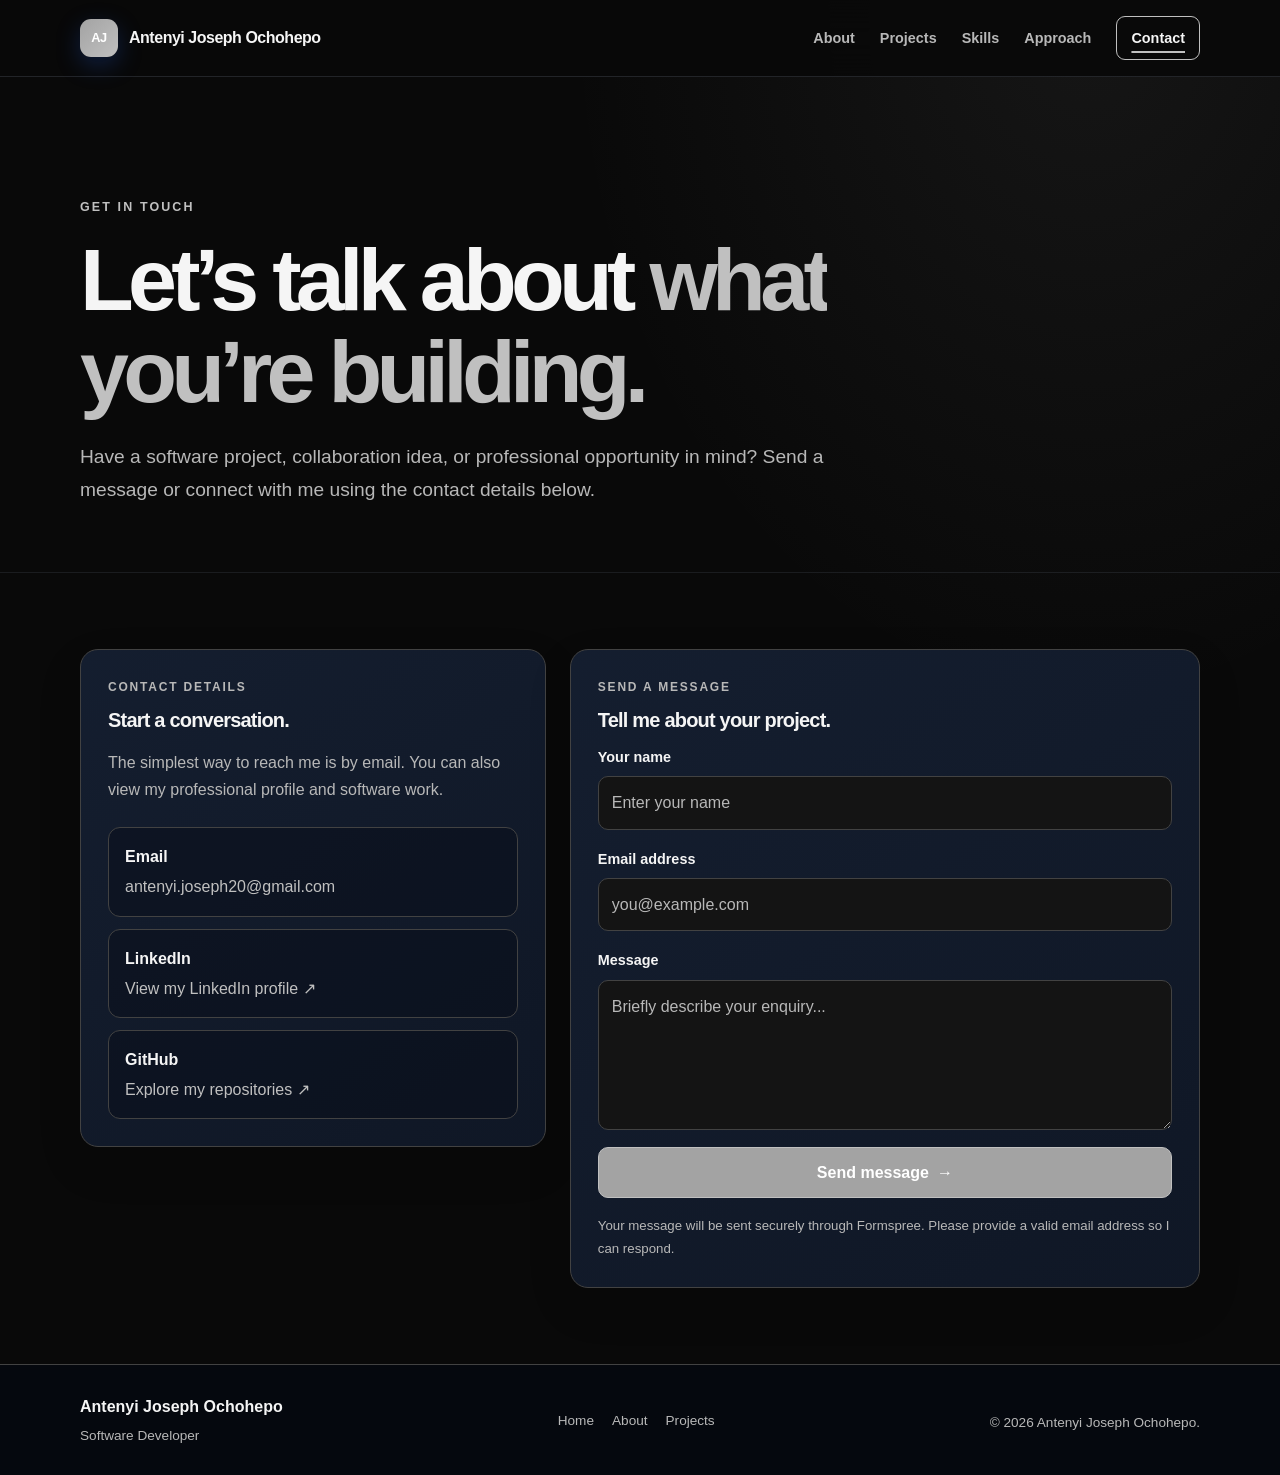
<file: contact.html>
<!doctype html>
<html lang="en">
<head>
    <meta charset="utf-8">
    <meta name="viewport" content="width=device-width, initial-scale=1">
    <meta name="description" content="Contact Antenyi Joseph Ochohepo about software development, backend systems, web applications, and project opportunities.">
    <meta name="theme-color" content="#080d18">
    <link rel="icon" href="assets/favicon.svg" type="image/svg+xml">
    <link rel="canonical" href="https://antenyijoseph20-glitch.github.io/portfolio/contact.html">
    <title>Contact | Antenyi Joseph Ochohepo</title>
    <link rel="stylesheet" href="css/pages.css">
    <script src="js/script.js" defer></script>
</head>
<body>
    <a class="skip-link" href="#main-content">Skip to main content</a>

    <header class="site-header">
        <nav class="page-container page-navbar" aria-label="Main navigation">
            <a class="page-logo" href="index.html#home" aria-label="Antenyi Joseph Ochohepo home">
                <span class="page-logo-mark" aria-hidden="true">AJ</span>
                <span>Antenyi Joseph Ochohepo</span>
            </a>

            <button class="menu-toggle" type="button"
                    aria-label="Open navigation menu"
                    aria-controls="primary-navigation"
                    aria-expanded="false">
                <span aria-hidden="true"></span>
                <span aria-hidden="true"></span>
                <span aria-hidden="true"></span>
            </button>

            <div id="primary-navigation" class="nav-links">
                <a href="about.html">About</a>
                <a href="projects.html">Projects</a>
                <a href="index.html#skills">Skills</a>
                <a href="index.html#experience">Approach</a>
                <a class="nav-contact active" href="contact.html" aria-current="page">Contact</a>
            </div>
        </nav>
    </header>

    <main id="main-content">
        <section class="page-hero">
            <div class="page-container">
                <p class="eyebrow">GET IN TOUCH</p>
                <h1>Let’s talk about <span class="gradient-text">what you’re building.</span></h1>
                <p class="page-lead">
                    Have a software project, collaboration idea, or professional
                    opportunity in mind? Send a message or connect with me using
                    the contact details below.
                </p>
            </div>
        </section>

        <section class="page-section" aria-labelledby="contact-heading">
            <div class="page-container">
                <div class="contact-grid">
                    <aside class="contact-panel">
                        <p class="section-kicker">CONTACT DETAILS</p>
                        <h2 id="contact-heading">Start a conversation.</h2>
                        <p>
                            The simplest way to reach me is by email. You can
                            also view my professional profile and software work.
                        </p>

                        <div class="contact-methods">
                            <div class="contact-method">
                                <strong>Email</strong>
                                <a href="mailto:antenyi.joseph20@gmail.com">antenyi.joseph20@gmail.com</a>
                            </div>

                            <div class="contact-method">
                                <strong>LinkedIn</strong>
                                <a href="https://www.linkedin.com/in/antenyi-joseph-727a21181"
                                   target="_blank" rel="noopener noreferrer">
                                    View my LinkedIn profile ↗
                                </a>
                            </div>

                            <div class="contact-method">
                                <strong>GitHub</strong>
                                <a href="https://github.com/antenyijoseph20-glitch"
                                   target="_blank" rel="noopener noreferrer">
                                    Explore my repositories ↗
                                </a>
                            </div>
                        </div>
                    </aside>

                    <section class="contact-panel" aria-labelledby="message-heading">
                        <p class="section-kicker">SEND A MESSAGE</p>
                        <h2 id="message-heading">Tell me about your project.</h2>

                        <!-- Contact form submissions are handled by Formspree. -->
                        <form class="contact-form"
                              action="https://formspree.io/f/myekqpjr"
                              method="POST">
                            <input type="hidden" name="_subject"
                                   value="Portfolio contact message">

                            <div class="form-field">
                                <label for="contact-name">Your name</label>
                                <input id="contact-name" name="name"
                                       type="text" autocomplete="name"
                                       placeholder="Enter your name"
                                       maxlength="100" required>
                            </div>

                            <div class="form-field">
                                <label for="contact-email">Email address</label>
                                <input id="contact-email" name="email"
                                       type="email" autocomplete="email"
                                       placeholder="you@example.com"
                                       maxlength="254" required>
                            </div>

                            <div class="form-field">
                                <label for="contact-message">Message</label>
                                <textarea id="contact-message" name="message"
                                          placeholder="Briefly describe your enquiry..."
                                          minlength="10" maxlength="5000"
                                          required></textarea>
                            </div>

                            <button class="button-link" type="submit">
                                Send message <span aria-hidden="true">→</span>
                            </button>

                            <p class="form-note">
                                Your message will be sent securely through Formspree.
                                Please provide a valid email address so I can respond.
                            </p>
                        </form>
                    </section>
                </div>
            </div>
        </section>
    </main>

    <footer class="site-footer">
        <div class="page-container page-footer-content">
            <div>
                <a class="footer-name" href="index.html#home">Antenyi Joseph Ochohepo</a>
                <p class="footer-copy">Software Developer</p>
            </div>
            <nav class="footer-links" aria-label="Footer navigation">
                <a href="index.html#home">Home</a>
                <a href="about.html">About</a>
                <a href="projects.html">Projects</a>
            </nav>
            <p class="footer-copy">&copy; <span id="current-year">2026</span> Antenyi Joseph Ochohepo.</p>
        </div>
    </footer>
</body>
</html>
</file>
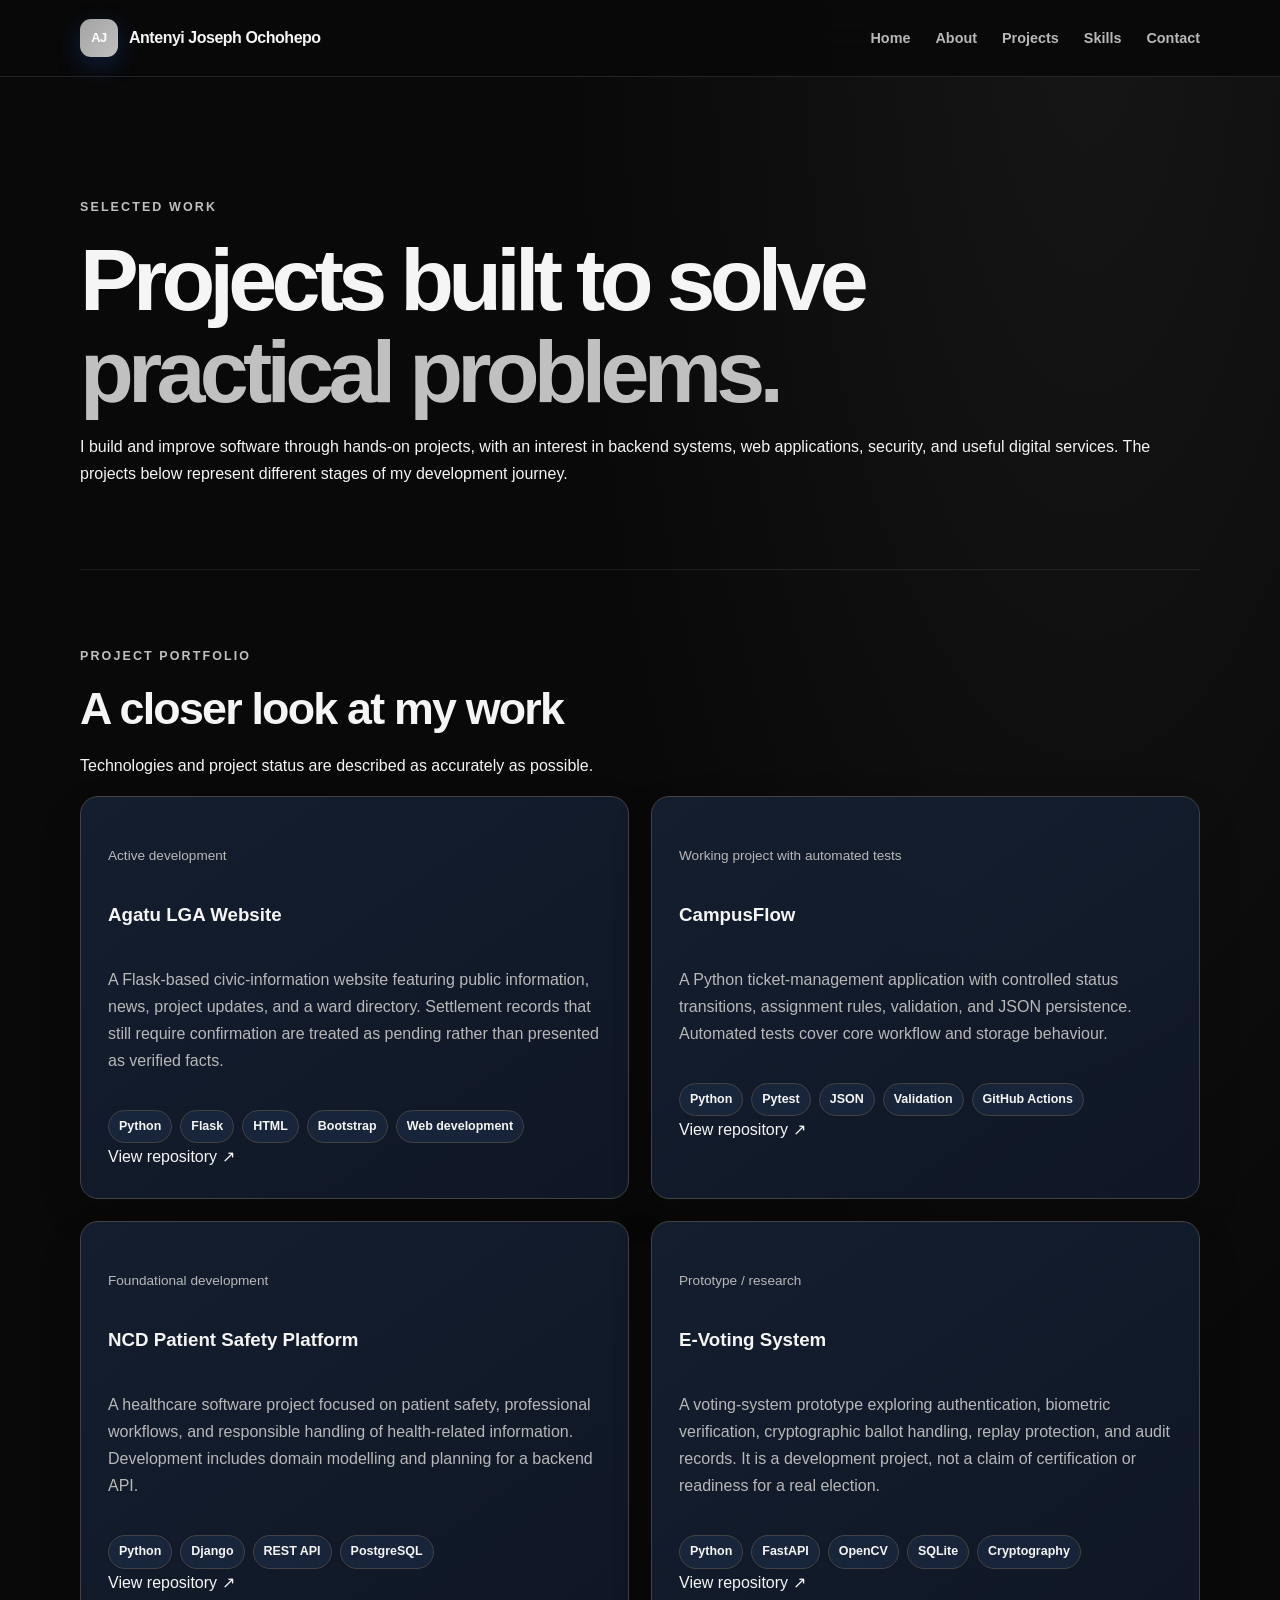
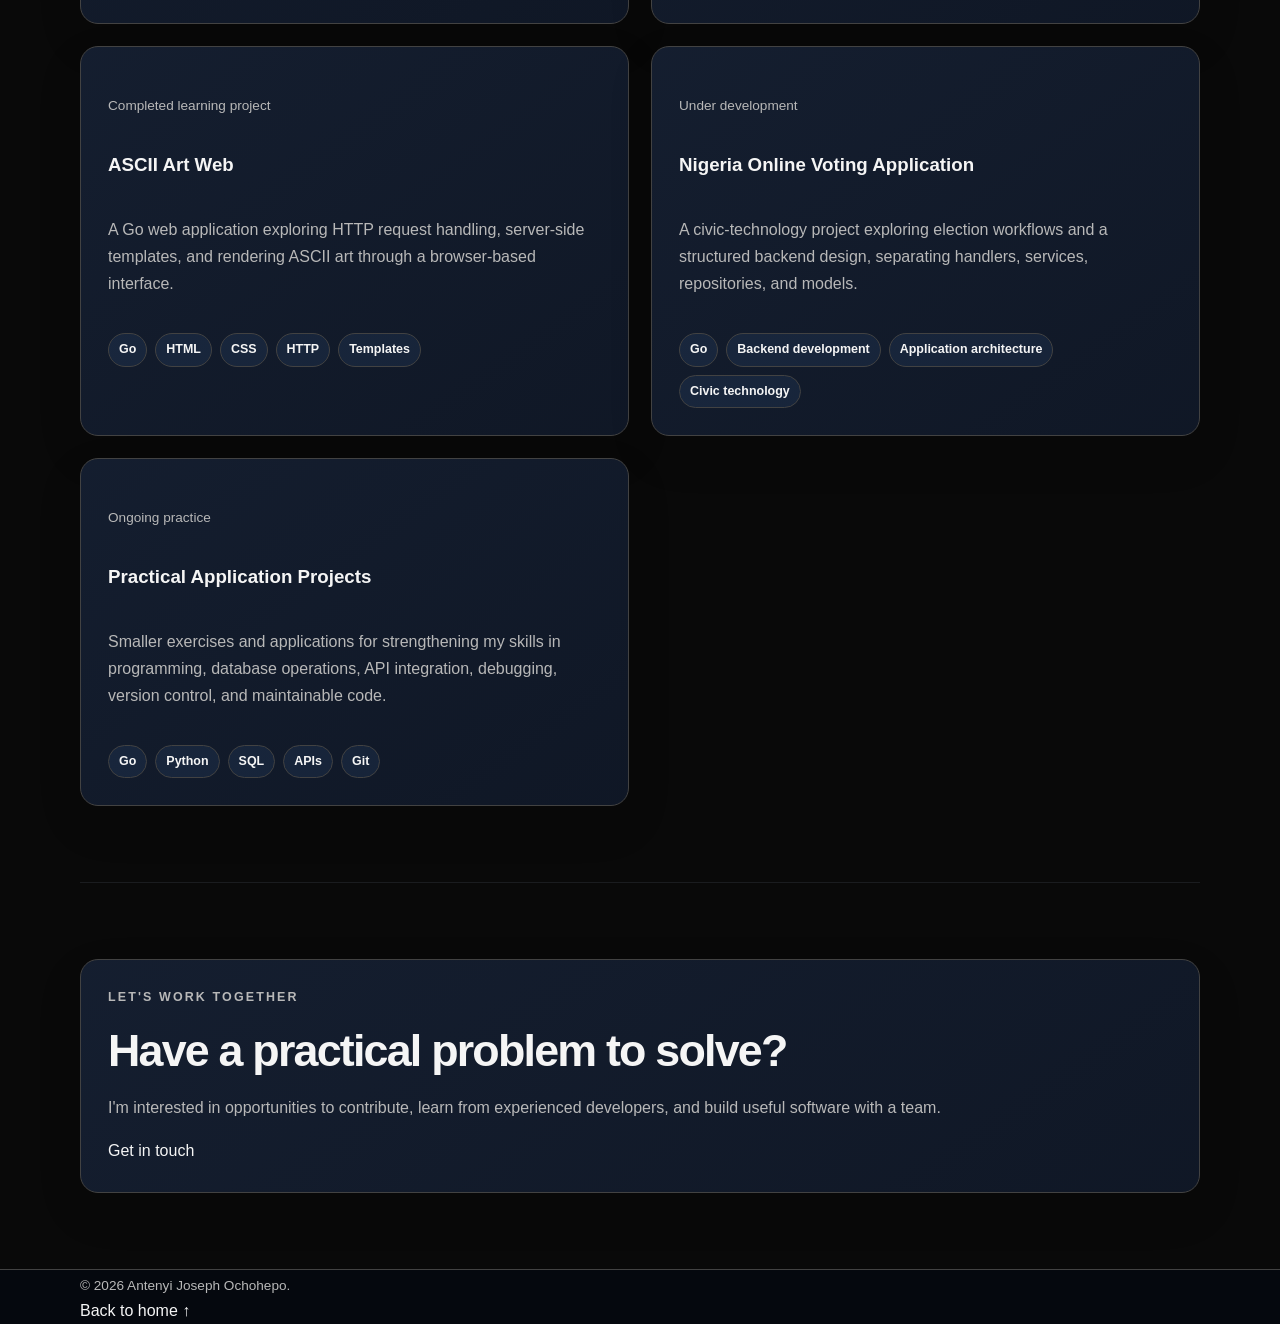
<file: projects.html>
<!DOCTYPE html>
<html lang="en">
<head>
    <meta charset="UTF-8">
    <meta name="viewport" content="width=device-width, initial-scale=1.0">

    <title>Projects | Antenyi Joseph Ochohepo</title>
    <meta name="description" content="Explore software development projects by Antenyi Joseph Ochohepo, including backend applications, civic technology, and patient safety software.">
    <meta name="theme-color" content="#080d18">
    <link rel="canonical" href="https://antenyijoseph20-glitch.github.io/portfolio/projects.html">

    <link rel="icon" href="assets/favicon.svg" type="image/svg+xml">
    <link rel="stylesheet" href="css/pages.css">

    <script src="js/script.js" defer></script>
</head>
<body>
    <a class="skip-link" href="#main-content">Skip to content</a>

    <header class="site-header">
        <nav class="page-navbar page-container" aria-label="Main navigation">
            <a class="page-logo" href="index.html#home" aria-label="Antenyi Joseph Ochohepo home">
                <span class="page-logo-mark">AJ</span>
                <span>Antenyi Joseph Ochohepo</span>
            </a>

            <button class="menu-toggle" type="button"
                    aria-label="Toggle navigation" aria-expanded="false">
                <span></span>
                <span></span>
                <span></span>
            </button>

            <div class="nav-links">
                <a href="index.html#home">Home</a>
                <a href="about.html">About</a>
                <a href="projects.html" aria-current="page">Projects</a>
                <a href="index.html#skills">Skills</a>
                <a href="contact.html">Contact</a>
            </div>
        </nav>
    </header>

    <main id="main-content">
        <section class="page-hero page-container">
            <p class="eyebrow">Selected work</p>
            <h1>Projects built to solve <span class="gradient-text">practical problems.</span></h1>
            <p class="hero-description">
                I build and improve software through hands-on projects, with an interest
                in backend systems, web applications, security, and useful digital services.
                The projects below represent different stages of my development journey.
            </p>
        </section>

        <section class="page-section page-container" aria-labelledby="projects-heading">
            <div class="section-heading">
                <p class="eyebrow">Project portfolio</p>
                <h2 id="projects-heading">A closer look at my work</h2>
                <p>Technologies and project status are described as accurately as possible.</p>
            </div>

            <div class="projects-list">

                <article class="project-card">
                    <p class="project-status">Active development</p>
                    <h3>Agatu LGA Website</h3>
                    <p>
                        A Flask-based civic-information website featuring public
                        information, news, project updates, and a ward directory.
                        Settlement records that still require confirmation are
                        treated as pending rather than presented as verified facts.
                    </p>
                    <ul class="tag-list" aria-label="Technologies">
                        <li>Python</li><li>Flask</li><li>HTML</li>
                        <li>Bootstrap</li><li>Web development</li>
                    </ul>
                    <a class="text-link"
                       href="https://github.com/antenyijoseph20-glitch/agatu_website"
                       target="_blank" rel="noopener noreferrer">
                        View repository <span aria-hidden="true">↗</span>
                    </a>
                </article>

                <article class="project-card">
                    <p class="project-status">Working project with automated tests</p>
                    <h3>CampusFlow</h3>
                    <p>
                        A Python ticket-management application with controlled
                        status transitions, assignment rules, validation, and
                        JSON persistence. Automated tests cover core workflow
                        and storage behaviour.
                    </p>
                    <ul class="tag-list" aria-label="Technologies">
                        <li>Python</li><li>Pytest</li><li>JSON</li>
                        <li>Validation</li><li>GitHub Actions</li>
                    </ul>
                    <a class="text-link"
                       href="https://github.com/antenyijoseph20-glitch/campusflow"
                       target="_blank" rel="noopener noreferrer">
                        View repository <span aria-hidden="true">↗</span>
                    </a>
                </article>

                <article class="project-card">
                    <p class="project-status">Foundational development</p>
                    <h3>NCD Patient Safety Platform</h3>
                    <p>
                        A healthcare software project focused on patient safety,
                        professional workflows, and responsible handling of health-related
                        information. Development includes domain modelling and planning
                        for a backend API.
                    </p>
                    <ul class="tag-list" aria-label="Technologies">
                        <li>Python</li>
                        <li>Django</li>
                        <li>REST API</li>
                        <li>PostgreSQL</li>
                    </ul>
                    <a class="text-link"
                       href="https://github.com/antenyijoseph20-glitch/NCD-Patient-Safety-Platform"
                       target="_blank" rel="noopener noreferrer">
                        View repository <span aria-hidden="true">↗</span>
                    </a>
                </article>

                <article class="project-card">
                    <p class="project-status">Prototype / research</p>
                    <h3>E-Voting System</h3>
                    <p>
                        A voting-system prototype exploring authentication, biometric
                        verification, cryptographic ballot handling, replay protection,
                        and audit records. It is a development project, not a claim of
                        certification or readiness for a real election.
                    </p>
                    <ul class="tag-list" aria-label="Technologies">
                        <li>Python</li>
                        <li>FastAPI</li>
                        <li>OpenCV</li>
                        <li>SQLite</li>
                        <li>Cryptography</li>
                    </ul>
                    <a class="text-link"
                       href="https://github.com/antenyijoseph20-glitch/evoting"
                       target="_blank" rel="noopener noreferrer">
                        View repository <span aria-hidden="true">↗</span>
                    </a>
                </article>

                <article class="project-card">
                    <p class="project-status">Completed learning project</p>
                    <h3>ASCII Art Web</h3>
                    <p>
                        A Go web application exploring HTTP request handling,
                        server-side templates, and rendering ASCII art through a
                        browser-based interface.
                    </p>
                    <ul class="tag-list" aria-label="Technologies">
                        <li>Go</li>
                        <li>HTML</li>
                        <li>CSS</li>
                        <li>HTTP</li>
                        <li>Templates</li>
                    </ul>
                </article>

                <article class="project-card">
                    <p class="project-status">Under development</p>
                    <h3>Nigeria Online Voting Application</h3>
                    <p>
                        A civic-technology project exploring election workflows and
                        a structured backend design, separating handlers, services,
                        repositories, and models.
                    </p>
                    <ul class="tag-list" aria-label="Technologies">
                        <li>Go</li>
                        <li>Backend development</li>
                        <li>Application architecture</li>
                        <li>Civic technology</li>
                    </ul>
                </article>

                <article class="project-card">
                    <p class="project-status">Ongoing practice</p>
                    <h3>Practical Application Projects</h3>
                    <p>
                        Smaller exercises and applications for strengthening my skills
                        in programming, database operations, API integration, debugging,
                        version control, and maintainable code.
                    </p>
                    <ul class="tag-list" aria-label="Technologies">
                        <li>Go</li>
                        <li>Python</li>
                        <li>SQL</li>
                        <li>APIs</li>
                        <li>Git</li>
                    </ul>
                </article>
            </div>
        </section>

        <section class="page-section page-container">
            <div class="content-card">
                <p class="eyebrow">Let's work together</p>
                <h2>Have a practical problem to solve?</h2>
                <p>
                    I'm interested in opportunities to contribute, learn from
                    experienced developers, and build useful software with a team.
                </p>
                <a class="button button-primary" href="contact.html">Get in touch</a>
            </div>
        </section>
    </main>

    <footer class="site-footer">
        <div class="page-container footer-inner">
            <p class="footer-copy">
                &copy; <span id="current-year">2026</span> Antenyi Joseph Ochohepo.
            </p>
            <a href="index.html#home">Back to home ↑</a>
        </div>
    </footer>
</body>
</html>
</file>
<file: css/style.css>
/* =========================================================
   ANTENYI JOSEPH OCHOHEPO
   SOFTWARE DEVELOPER PORTFOLIO
   ========================================================= */

/* =========================================================
   1. DESIGN TOKENS
   ========================================================= */

:root {
    /* Professional monochrome palette */
    --navy-950: #090909;
    --navy-900: #111111;
    --navy-800: #1b1b1b;
    --navy-700: #303030;

    --blue-600: #c0c0c0;
    --blue-500: #e5e5e5;
    --teal-500: #a8a8a8;

    --white: #ffffff;
    --slate-50: #f5f5f5;
    --slate-100: #e5e5e5;
    --slate-200: #d4d4d4;
    --slate-300: #b8b8b8;
    --slate-500: #858585;
    --slate-600: #686868;
    --slate-700: #424242;
    --slate-800: #252525;
    --slate-900: #141414;

    --border: #424242;

    --shadow-sm:
        0 1px 2px rgba(0, 0, 0, 0.18);

    --shadow-md:
        0 12px 30px rgba(0, 0, 0, 0.24);

    --shadow-lg:
        0 24px 60px rgba(0, 0, 0, 0.32);

    --radius-sm: 10px;
    --radius-md: 16px;
    --radius-lg: 24px;

    --container: 1160px;
}


/* =========================================================
   2. RESET
   ========================================================= */

* {
    margin: 0;
    padding: 0;
    box-sizing: border-box;
}

html {
    scroll-behavior: smooth;
    scroll-padding-top: 90px;
}

body {
    min-width: 320px;

    font-family:
        Inter,
        -apple-system,
        BlinkMacSystemFont,
        "Segoe UI",
        Roboto,
        Helvetica,
        Arial,
        sans-serif;

    background: var(--white);
    color: var(--slate-800);

    line-height: 1.7;

    text-rendering: optimizeLegibility;
}

img {
    max-width: 100%;
    display: block;
}

a {
    color: inherit;
    text-decoration: none;
}

button,
a {
    -webkit-tap-highlight-color: transparent;
}

::selection {
    background: var(--blue-600);
    color: var(--white);
}


/* =========================================================
   3. GLOBAL LAYOUT
   ========================================================= */

.container {
    width: min(var(--container), calc(100% - 40px));
    margin: 0 auto;
}

.section {
    padding: 110px 0;
}

.section-alt {
    background:
        linear-gradient(
            180deg,
            var(--slate-50) 0%,
            #ffffff 100%
        );
}

.section-label {
    display: inline-flex;
    align-items: center;
    gap: 10px;

    margin-bottom: 16px;

    color: var(--blue-600);

    font-size: 0.76rem;
    font-weight: 800;

    letter-spacing: 0.16em;
    text-transform: uppercase;
}

.section-label::before {
    content: "";

    width: 28px;
    height: 2px;

    background:
        linear-gradient(
            90deg,
            var(--blue-600),
            var(--teal-500)
        );

    border-radius: 999px;
}

.section h2 {
    max-width: 800px;

    margin-bottom: 24px;

    color: var(--slate-900);

    font-size: clamp(2.1rem, 4vw, 3.4rem);
    line-height: 1.1;

    letter-spacing: -0.045em;
}

.section-intro {
    max-width: 720px;

    margin-bottom: 54px;

    color: var(--slate-500);

    font-size: 1.06rem;
}


/* =========================================================
   4. HEADER / NAVIGATION
   ========================================================= */

.site-header {
    position: sticky;
    top: 0;
    z-index: 1000;

    background: rgba(255, 255, 255, 0.88);

    border-bottom: 1px solid rgba(226, 232, 240, 0.8);

    backdrop-filter: blur(18px);
    -webkit-backdrop-filter: blur(18px);
}

.navbar {
    min-height: 78px;

    display: flex;
    align-items: center;
    justify-content: space-between;

    gap: 30px;
}

.logo {
    display: inline-flex;
    align-items: center;
    gap: 11px;

    color: var(--slate-900);

    font-size: 1.05rem;
    font-weight: 850;

    letter-spacing: -0.025em;
}

.logo::before {
    content: "AJ";

    display: grid;
    place-items: center;

    width: 36px;
    height: 36px;

    border-radius: 10px;

    background:
        linear-gradient(
            135deg,
            var(--blue-600),
            var(--teal-500)
        );

    color: white;

    font-size: 0.72rem;
    font-weight: 900;

    box-shadow:
        0 8px 20px rgba(192, 192, 192, 0.22);
}

.nav-links {
    display: flex;
    align-items: center;

    gap: 28px;
}

.nav-links a {
    position: relative;

    color: var(--slate-600);

    font-size: 0.9rem;
    font-weight: 650;

    transition:
        color 0.2s ease,
        transform 0.2s ease;
}

.nav-links a:hover {
    color: var(--blue-600);
}

.nav-links a::after {
    content: "";

    position: absolute;

    left: 0;
    bottom: -9px;

    width: 0;
    height: 2px;

    border-radius: 999px;

    background:
        linear-gradient(
            90deg,
            var(--blue-600),
            var(--teal-500)
        );

    transition: width 0.25s ease;
}

.nav-links a:hover::after,
.nav-links a.active::after {
    width: 100%;
}

.nav-links a.active {
    color: var(--slate-900);
}


/* =========================================================
   5. HERO
   ========================================================= */

.hero {
    position: relative;

    min-height: calc(100vh - 78px);

    display: flex;
    align-items: center;

    overflow: hidden;

    background:
        radial-gradient(
            circle at 85% 20%,
            rgba(192, 192, 192, 0.08),
            transparent 28%
        ),
        radial-gradient(
            circle at 10% 80%,
            rgba(255, 255, 255, 0.04),
            transparent 25%
        ),
        linear-gradient(
            135deg,
            #ffffff 0%,
            #f5f5f5 55%,
            #e5e5e5 100%
        );

    border-bottom: 1px solid var(--border);
}

.hero::before {
    content: "";

    position: absolute;

    width: 420px;
    height: 420px;

    right: -180px;
    top: -180px;

    border: 1px solid rgba(192, 192, 192, 0.12);

    border-radius: 50%;
}

.hero::after {
    content: "";

    position: absolute;

    width: 300px;
    height: 300px;

    right: 30px;
    top: -120px;

    border: 1px solid rgba(255, 255, 255, 0.04);

    border-radius: 50%;
}

.hero-content {
    position: relative;
    z-index: 2;

    padding: 90px 0;
}

.eyebrow {
    display: inline-flex;
    align-items: center;
    gap: 10px;

    margin-bottom: 22px;

    color: var(--blue-600);

    font-size: 0.78rem;
    font-weight: 850;

    letter-spacing: 0.17em;
    text-transform: uppercase;
}

.eyebrow::before {
    content: "";

    width: 34px;
    height: 2px;

    background:
        linear-gradient(
            90deg,
            var(--blue-600),
            var(--teal-500)
        );

    border-radius: 999px;
}

.hero h1 {
    max-width: 920px;

    color: var(--slate-950, #090909);

    font-size: clamp(3.2rem, 8vw, 6.7rem);

    line-height: 0.98;

    letter-spacing: -0.065em;
}

.hero h1::after {
    content: "";

    display: block;

    width: 82px;
    height: 5px;

    margin-top: 28px;

    border-radius: 999px;

    background:
        linear-gradient(
            90deg,
            var(--blue-600),
            var(--teal-500)
        );
}

.hero-text {
    max-width: 800px;

    margin-top: 30px;

    color: var(--slate-700);

    font-size: clamp(1.25rem, 2.4vw, 1.65rem);

    line-height: 1.5;

    font-weight: 550;
}

.hero-description {
    max-width: 720px;

    margin-top: 20px;

    color: var(--slate-500);

    font-size: 1.04rem;
}

.hero-actions {
    display: flex;
    flex-wrap: wrap;

    gap: 14px;

    margin-top: 38px;
}


/* =========================================================
   6. BUTTONS
   ========================================================= */

.button {
    display: inline-flex;
    align-items: center;
    justify-content: center;

    min-height: 52px;

    padding: 0 23px;

    border: 1px solid transparent;

    border-radius: 11px;

    font-size: 0.93rem;
    font-weight: 750;

    transition:
        transform 0.2s ease,
        box-shadow 0.2s ease,
        background 0.2s ease,
        border-color 0.2s ease;
}

.button:hover {
    transform: translateY(-3px);
}

.button-primary {
    background:
        linear-gradient(
            135deg,
            var(--navy-900),
            var(--navy-700)
        );

    color: var(--white);

    box-shadow:
        0 10px 24px rgba(15, 23, 42, 0.15);
}

.button-primary:hover {
    box-shadow:
        0 15px 30px rgba(15, 23, 42, 0.22);
}

.button-secondary {
    background: rgba(255, 255, 255, 0.8);

    color: var(--slate-800);

    border-color: var(--slate-300);
}

.button-secondary:hover {
    background: var(--white);

    border-color: var(--blue-500);

    color: var(--blue-600);

    box-shadow: var(--shadow-sm);
}


/* =========================================================
   7. SOCIAL LINKS
   ========================================================= */

.social-links {
    display: flex;
    flex-wrap: wrap;

    gap: 20px;

    margin-top: 30px;
}

.social-links a {
    color: var(--slate-500);

    font-size: 0.9rem;
    font-weight: 650;

    transition:
        color 0.2s ease,
        transform 0.2s ease;
}

.social-links a:hover {
    color: var(--blue-600);

    transform: translateY(-2px);
}


/* =========================================================
   8. HERO PROFILE IMAGE
   ========================================================= */

.hero-image,
.profile-wrapper {
    position: relative;
}

.profile-image {
    width: 100%;
    height: 100%;

    object-fit: cover;

    border-radius: var(--radius-lg);

    border: 5px solid rgba(255, 255, 255, 0.9);

    box-shadow:
        0 30px 70px rgba(15, 23, 42, 0.18);
}

.profile-image-wrapper {
    position: relative;

    max-width: 390px;

    margin: 0 auto;
}

.profile-image-wrapper::before {
    content: "";

    position: absolute;

    inset: -14px;

    border-radius: 30px;

    border: 1px solid rgba(192, 192, 192, 0.20);

    z-index: -1;
}

.profile-image-wrapper::after {
    content: "";

    position: absolute;

    width: 90px;
    height: 90px;

    right: -30px;
    bottom: -25px;

    border-radius: 20px;

    background:
        linear-gradient(
            135deg,
            var(--blue-600),
            var(--teal-500)
        );

    opacity: 0.9;

    z-index: -1;
}


/* =========================================================
   9. ABOUT
   ========================================================= */

.about-content {
    max-width: 820px;
}

.about-content p {
    margin-bottom: 21px;

    color: var(--slate-600);

    font-size: 1.05rem;
}

.about-content p:last-child {
    margin-bottom: 0;
}


/* =========================================================
   10. ABOUT HIGHLIGHTS
   ========================================================= */

.highlights {
    display: grid;

    grid-template-columns: repeat(3, 1fr);

    gap: 20px;

    margin-top: 52px;
}

.highlight-card {
    padding: 28px;

    background: var(--white);

    border: 1px solid var(--border);

    border-radius: var(--radius-md);

    box-shadow: var(--shadow-sm);

    transition:
        transform 0.25s ease,
        box-shadow 0.25s ease,
        border-color 0.25s ease;
}

.highlight-card:hover {
    transform: translateY(-5px);

    border-color: rgba(192, 192, 192, 0.25);

    box-shadow: var(--shadow-md);
}

.highlight-number {
    display: block;

    margin-bottom: 18px;

    color: var(--blue-600);

    font-size: 0.78rem;
    font-weight: 850;

    letter-spacing: 0.1em;
}

.highlight-card h3 {
    margin-bottom: 10px;

    color: var(--slate-900);

    font-size: 1.05rem;
}

.highlight-card p {
    color: var(--slate-500);

    font-size: 0.93rem;
}


/* =========================================================
   11. SKILLS
   ========================================================= */

.skills-grid {
    display: grid;

    grid-template-columns: repeat(3, 1fr);

    gap: 20px;
}

.skill-card {
    position: relative;

    padding: 30px;

    background:
        linear-gradient(
            145deg,
            rgba(255, 255, 255, 0.08),
            rgba(255, 255, 255, 0.025)
        );

    border: 1px solid rgba(255, 255, 255, 0.10);

    border-radius: var(--radius-md);

    overflow: hidden;

    transition:
        transform 0.25s ease,
        border-color 0.25s ease,
        background 0.25s ease;
}

.skill-card::before {
    content: "";

    position: absolute;

    width: 100px;
    height: 100px;

    right: -45px;
    top: -45px;

    border-radius: 50%;

    background:
        linear-gradient(
            135deg,
            rgba(192, 192, 192, 0.30),
            rgba(255, 255, 255, 0.08)
        );
}

.skill-card:hover {
    transform: translateY(-6px);

    border-color: rgba(192, 192, 192, 0.40);

    background:
        linear-gradient(
            145deg,
            rgba(255, 255, 255, 0.11),
            rgba(255, 255, 255, 0.04)
        );
}

.skill-icon {
    display: grid;
    place-items: center;

    width: 48px;
    height: 48px;

    margin-bottom: 22px;

    border-radius: 12px;

    background:
        linear-gradient(
            135deg,
            rgba(192, 192, 192, 0.12),
            rgba(255, 255, 255, 0.06)
        );

    color: #c0c0c0;

    font-size: 0.8rem;
    font-weight: 850;
}

.skill-card h3 {
    margin-bottom: 9px;

    color: var(--white);

    font-size: 1.05rem;
}

.skill-card p {
    color: #b8b8b8;

    font-size: 0.91rem;
}


/* =========================================================
   12. DARK SKILLS SECTION
   ========================================================= */

#skills {
    position: relative;

    overflow: hidden;

    background:
        radial-gradient(
            circle at 90% 10%,
            rgba(192, 192, 192, 0.10),
            transparent 30%
        ),
        radial-gradient(
            circle at 10% 90%,
            rgba(255, 255, 255, 0.04),
            transparent 28%
        ),
        var(--navy-950);

    color: white;
}

#skills .section-label {
    color: #c0c0c0;
}

#skills h2 {
    color: white;
}

#skills .section-intro {
    color: #b8b8b8;
}


/* =========================================================
   13. PROJECTS
   ========================================================= */

.projects-grid {
    display: grid;

    grid-template-columns: repeat(2, 1fr);

    gap: 24px;
}

.project-card {
    position: relative;

    display: flex;
    flex-direction: column;

    min-height: 100%;

    padding: 30px;

    background: var(--white);

    border: 1px solid var(--border);

    border-radius: var(--radius-md);

    box-shadow: var(--shadow-sm);

    overflow: hidden;

    transition:
        transform 0.25s ease,
        box-shadow 0.25s ease,
        border-color 0.25s ease;
}

.project-card::before {
    content: "";

    position: absolute;

    left: 0;
    top: 0;

    width: 100%;
    height: 4px;

    background:
        linear-gradient(
            90deg,
            var(--blue-600),
            var(--teal-500)
        );

    transform: scaleX(0);

    transform-origin: left;

    transition: transform 0.3s ease;
}

.project-card:hover {
    transform: translateY(-7px);

    border-color: rgba(192, 192, 192, 0.22);

    box-shadow: var(--shadow-lg);
}

.project-card:hover::before {
    transform: scaleX(1);
}

.project-number {
    margin-bottom: 15px;

    color: var(--blue-600);

    font-size: 0.76rem;
    font-weight: 850;

    letter-spacing: 0.12em;
}

.project-type {
    margin-bottom: 10px;

    color: var(--slate-500);

    font-size: 0.72rem;
    font-weight: 800;

    letter-spacing: 0.12em;
    text-transform: uppercase;
}

.project-card h3 {
    margin-bottom: 13px;

    color: var(--slate-900);

    font-size: 1.35rem;

    line-height: 1.25;

    letter-spacing: -0.025em;
}

.project-card p {
    color: var(--slate-600);

    font-size: 0.94rem;
}

.project-tags {
    display: flex;
    flex-wrap: wrap;

    gap: 8px;

    margin-top: 22px;
}

.project-tags span {
    padding: 5px 10px;

    background: var(--slate-50);

    border: 1px solid var(--slate-200);

    border-radius: 999px;

    color: var(--slate-600);

    font-size: 0.74rem;
    font-weight: 700;
}

.project-status {
    margin-top: 20px;

    color: var(--slate-500);

    font-size: 0.8rem;
    font-weight: 650;
}

.project-links {
    margin-top: auto;

    padding-top: 25px;
}

.project-links a {
    display: inline-flex;
    align-items: center;
    gap: 7px;

    color: var(--blue-600);

    font-size: 0.88rem;
    font-weight: 800;

    transition:
        gap 0.2s ease,
        color 0.2s ease;
}

.project-links a:hover {
    gap: 11px;

    color: var(--navy-800);
}


/* =========================================================
   14. DEVELOPMENT APPROACH
   ========================================================= */

.approach-grid {
    display: grid;

    grid-template-columns: repeat(4, 1fr);

    gap: 20px;
}

.experience-card {
    padding: 28px;

    background: var(--white);

    border: 1px solid var(--border);

    border-radius: var(--radius-md);

    box-shadow: var(--shadow-sm);

    transition:
        transform 0.25s ease,
        box-shadow 0.25s ease;
}

.experience-card:hover {
    transform: translateY(-5px);

    box-shadow: var(--shadow-md);
}

.approach-number {
    margin-bottom: 22px;

    color: var(--blue-600);

    font-size: 0.76rem;
    font-weight: 850;

    letter-spacing: 0.1em;
}

.experience-card h3 {
    margin-bottom: 11px;

    color: var(--slate-900);

    font-size: 1rem;
}

.experience-card p {
    color: var(--slate-500);

    font-size: 0.9rem;
}


/* =========================================================
   15. CONTACT
   ========================================================= */

.contact-section {
    position: relative;

    overflow: hidden;

    background:
        radial-gradient(
            circle at 90% 20%,
            rgba(192, 192, 192, 0.10),
            transparent 30%
        ),
        linear-gradient(
            135deg,
            var(--navy-950),
            var(--navy-800)
        );

    color: white;
}

.contact-section::before {
    content: "";

    position: absolute;

    width: 400px;
    height: 400px;

    left: -200px;
    bottom: -250px;

    border: 1px solid rgba(255, 255, 255, 0.07);

    border-radius: 50%;
}

.contact-section .section-label {
    color: #c0c0c0;
}

.contact-section h2 {
    color: white;
}

.contact-section .section-intro {
    color: #b8b8b8;
}

.contact-links {
    display: flex;
    flex-wrap: wrap;

    gap: 14px;

    margin-top: 34px;
}

.contact-links .button-secondary {
    background: rgba(255, 255, 255, 0.08);

    border-color: rgba(255, 255, 255, 0.18);

    color: white;
}

.contact-links .button-secondary:hover {
    background: rgba(255, 255, 255, 0.14);

    border-color: rgba(255, 255, 255, 0.3);

    color: white;
}


/* =========================================================
   16. FOOTER
   ========================================================= */

.site-footer {
    padding: 34px 0;

    background: #090909;

    color: #b8b8b8;

    border-top: 1px solid rgba(255, 255, 255, 0.06);
}

.footer-content {
    display: flex;
    align-items: center;
    justify-content: space-between;

    gap: 25px;
}

.footer-brand {
    color: white;

    font-weight: 800;
}

.footer-links {
    display: flex;
    flex-wrap: wrap;

    gap: 20px;
}

.footer-links a {
    font-size: 0.85rem;

    transition: color 0.2s ease;
}

.footer-links a:hover {
    color: white;
}


/* =========================================================
   17. SCROLL REVEAL
   ========================================================= */

.reveal {
    opacity: 0;

    transform: translateY(22px);

    transition:
        opacity 0.7s ease,
        transform 0.7s ease;
}

.reveal.visible {
    opacity: 1;

    transform: translateY(0);
}


/* =========================================================
   18. ACCESSIBILITY
   ========================================================= */

a:focus-visible,
button:focus-visible {
    outline: 3px solid rgba(192, 192, 192, 0.75);

    outline-offset: 4px;
}


/* =========================================================
   19. RESPONSIVE — TABLET
   ========================================================= */

@media (max-width: 900px) {

    .section {
        padding: 85px 0;
    }

    .nav-links {
        gap: 18px;
    }

    .skills-grid {
        grid-template-columns: repeat(2, 1fr);
    }

    .approach-grid {
        grid-template-columns: repeat(2, 1fr);
    }

    .highlights {
        grid-template-columns: 1fr;
    }

    .projects-grid {
        grid-template-columns: 1fr;
    }
}


/* =========================================================
   20. RESPONSIVE — MOBILE
   ========================================================= */

@media (max-width: 700px) {

    .container {
        width: min(100% - 28px, var(--container));
    }

    .section {
        padding: 72px 0;
    }

    .navbar {
        min-height: 70px;
    }

    .logo {
        font-size: 0.95rem;
    }

    .logo::before {
        width: 33px;
        height: 33px;
    }

    .nav-links {
        gap: 13px;
    }

    .nav-links a {
        font-size: 0.78rem;
    }

    .nav-links a::after {
        display: none;
    }

    .hero {
        min-height: auto;
    }

    .hero-content {
        padding: 75px 0;
    }

    .hero h1 {
        font-size: clamp(2.9rem, 15vw, 4.8rem);
    }

    .hero-text {
        font-size: 1.2rem;
    }

    .hero-description {
        font-size: 0.98rem;
    }

    .hero-actions {
        flex-direction: column;
        align-items: stretch;
    }

    .button {
        width: 100%;
    }

    .social-links {
        gap: 14px;
    }

    .skills-grid {
        grid-template-columns: 1fr;
    }

    .projects-grid {
        grid-template-columns: 1fr;
    }

    .approach-grid {
        grid-template-columns: 1fr;
    }

    .project-card,
    .skill-card,
    .experience-card,
    .highlight-card {
        padding: 25px;
    }

    .footer-content {
        flex-direction: column;
        align-items: flex-start;
    }
}


/* =========================================================
   21. SMALL MOBILE
   ========================================================= */

@media (max-width: 480px) {

    .container {
        width: min(100% - 24px, var(--container));
    }

    .nav-links {
        gap: 9px;
    }

    .nav-links a {
        font-size: 0.7rem;
    }

    .hero-content {
        padding: 60px 0;
    }

    .hero h1 {
        font-size: 2.85rem;
    }

    .section h2 {
        font-size: 2.2rem;
    }

    .social-links {
        flex-direction: column;
        gap: 10px;
    }
}


/* =========================================================
   22. REDUCED MOTION
   ========================================================= */

@media (prefers-reduced-motion: reduce) {

    html {
        scroll-behavior: auto;
    }

    *,
    *::before,
    *::after {
        animation-duration: 0.01ms !important;
        animation-iteration-count: 1 !important;
        transition-duration: 0.01ms !important;
    }
}
</file>
<file: css/pages.css>
/* Shared monochrome theme for About, Projects and Contact pages.
   The existing homepage stylesheet remains unchanged. */

:root {
    --page-bg: #090909;
    --page-surface: #141414;
    --page-surface-raised: #202020;
    --page-border: #424242;
    --page-text: #f5f5f5;
    --page-muted: #b8b8b8;
    --page-silver: #c0c0c0;
    --page-container: 1120px;
}

* {
    box-sizing: border-box;
}

html {
    scroll-behavior: smooth;
    scroll-padding-top: 90px;
}

body {
    margin: 0;
    min-width: 320px;
    background:
        radial-gradient(ellipse at 85% 0%, rgba(192, 192, 192, .07), transparent 34%),
        var(--page-bg);
    color: var(--page-text);
    font-family: Inter, -apple-system, BlinkMacSystemFont, "Segoe UI",
        Roboto, Helvetica, Arial, sans-serif;
    line-height: 1.7;
}

img {
    display: block;
    max-width: 100%;
}

a {
    color: inherit;
    text-decoration: none;
}

button,
input,
textarea {
    font: inherit;
}

a:focus-visible,
button:focus-visible,
input:focus-visible,
textarea:focus-visible {
    outline: 3px solid var(--page-silver);
    outline-offset: 4px;
}

.page-container {
    width: min(var(--page-container), calc(100% - 40px));
    margin-inline: auto;
}

.skip-link {
    position: absolute;
    z-index: 2000;
    top: 10px;
    left: 10px;
    padding: 10px 14px;
    transform: translateY(-150%);
    border-radius: 8px;
    background: var(--page-silver);
    color: #090909;
    font-weight: 800;
}

.skip-link:focus {
    transform: translateY(0);
}


.site-header {
    position: sticky;
    top: 0;
    z-index: 1000;
    border-bottom: 1px solid rgba(148, 163, 184, .18);
    background: rgba(9, 9, 9, .94);
    backdrop-filter: blur(18px);
    -webkit-backdrop-filter: blur(18px);
}

.page-navbar {
    min-height: 76px;
    display: flex;
    align-items: center;
    justify-content: space-between;
    gap: 24px;
}

.page-logo {
    display: inline-flex;
    align-items: center;
    gap: 11px;
    flex-shrink: 0;
    font-weight: 850;
    letter-spacing: -.03em;
}

.page-logo-mark {
    display: grid;
    width: 38px;
    height: 38px;
    place-items: center;
    border-radius: 11px;
    background: linear-gradient(135deg, #a3a3a3, #c0c0c0);
    color: white;
    font-size: .8rem;
    box-shadow: 0 8px 24px rgba(37, 99, 235, .25);
}

.nav-links {
    display: flex;
    align-items: center;
    gap: 25px;
}

.nav-links a {
    color: var(--page-muted);
    font-size: .9rem;
    font-weight: 650;
    transition: color .2s ease;
}

.nav-links a:hover,
.nav-links a.active {
    color: var(--page-text);
}

.nav-links a.active {
    text-decoration: underline;
    text-decoration-color: var(--page-silver);
    text-decoration-thickness: 2px;
    text-underline-offset: 8px;
}

.nav-links .nav-contact {
    padding: 9px 14px;
    border: 1px solid #c0c0c0;
    border-radius: 9px;
    color: var(--page-text);
}

.menu-toggle {
    display: none;
    width: 44px;
    height: 44px;
    padding: 10px;
    border: 1px solid var(--page-border);
    border-radius: 10px;
    background: var(--page-surface);
    cursor: pointer;
}

.menu-toggle span {
    display: block;
    height: 2px;
    margin: 4px 0;
    background: var(--page-text);
}


.page-hero {
    padding: clamp(70px, 10vw, 120px) 0 65px;
    border-bottom: 1px solid rgba(148, 163, 184, .12);
}

.eyebrow {
    margin: 0 0 16px;
    color: var(--page-silver);
    font-size: .78rem;
    font-weight: 850;
    letter-spacing: .17em;
    text-transform: uppercase;
}

.page-hero h1 {
    max-width: 900px;
    margin: 0;
    font-size: clamp(2.7rem, 7vw, 5.5rem);
    line-height: 1.04;
    letter-spacing: -.065em;
}

.gradient-text {
    background: linear-gradient(100deg, var(--page-silver), var(--page-silver));
    -webkit-background-clip: text;
    background-clip: text;
    color: transparent;
}

.page-lead {
    max-width: 760px;
    margin: 24px 0 0;
    color: var(--page-muted);
    font-size: clamp(1.05rem, 2vw, 1.2rem);
}

.page-section {
    padding: 76px 0;
}

.page-section + .page-section {
    border-top: 1px solid rgba(148, 163, 184, .12);
}

.section-kicker {
    margin: 0 0 10px;
    color: var(--page-silver);
    font-size: .75rem;
    font-weight: 850;
    letter-spacing: .15em;
    text-transform: uppercase;
}

.page-section h2 {
    margin: 0 0 18px;
    font-size: clamp(1.8rem, 4vw, 2.8rem);
    line-height: 1.15;
    letter-spacing: -.04em;
}

.section-intro {
    max-width: 760px;
    margin: 0 0 30px;
    color: var(--page-muted);
}

.content-grid {
    display: grid;
    grid-template-columns: repeat(2, minmax(0, 1fr));
    gap: 22px;
}

.content-card,
.project-card,
.contact-panel {
    min-width: 0;
    padding: 27px;
    border: 1px solid var(--page-border);
    border-radius: 18px;
    background: linear-gradient(145deg, rgba(21, 31, 49, .96), rgba(16, 24, 39, .96));
    box-shadow: 0 18px 45px rgba(0, 0, 0, .12);
}

.content-card h3,
.project-card h2,
.contact-panel h2 {
    margin: 0 0 12px;
    font-size: 1.25rem;
    line-height: 1.3;
}

.content-card p,
.project-card p,
.contact-panel p {
    color: var(--page-muted);
}

.content-card p:last-child,
.project-card p:last-child {
    margin-bottom: 0;
}

.tag-list {
    display: flex;
    flex-wrap: wrap;
    gap: 8px;
    margin: 20px 0 0;
    padding: 0;
    list-style: none;
}

.tag-list li {
    padding: 5px 10px;
    border: 1px solid #424242;
    border-radius: 999px;
    background: rgba(96, 165, 250, .08);
    color: #f5f5f5;
    font-size: .78rem;
    font-weight: 700;
}

.action-row {
    display: flex;
    flex-wrap: wrap;
    gap: 12px;
    margin-top: 28px;
}

.button-link {
    display: inline-flex;
    min-height: 46px;
    align-items: center;
    justify-content: center;
    gap: 8px;
    padding: 11px 17px;
    border: 1px solid #c0c0c0;
    border-radius: 10px;
    background: #a3a3a3;
    color: white;
    font-weight: 800;
    transition: transform .2s ease, background .2s ease;
}

.button-link:hover {
    transform: translateY(-2px);
    background: #d4d4d4;
}

.button-link.secondary {
    border-color: var(--page-border);
    background: transparent;
    color: var(--page-text);
}

.button-link.secondary:hover {
    background: var(--page-surface-raised);
}

.projects-list {
    display: grid;
    grid-template-columns: repeat(2, minmax(0, 1fr));
    gap: 22px;
}

.project-card {
    display: flex;
    flex-direction: column;
}

.project-card.featured {
    border-color: #525252;
}

.project-number {
    margin-bottom: 12px;
    color: var(--page-silver);
    font-size: .78rem;
    font-weight: 850;
    letter-spacing: .14em;
}

.project-type {
    margin: 0 0 10px;
    color: var(--page-silver) !important;
    font-size: .75rem;
    font-weight: 850;
    letter-spacing: .12em;
    text-transform: uppercase;
}

.project-card h2 {
    font-size: 1.4rem;
}

.project-status {
    margin-top: 20px;
    font-size: .85rem;
}

.project-status strong {
    color: #e5e5e5;
}

.project-links {
    display: flex;
    flex-wrap: wrap;
    gap: 16px;
    margin-top: auto;
    padding-top: 24px;
}

.project-links a {
    color: var(--page-silver);
    font-weight: 800;
}

.project-links a:hover {
    color: var(--page-silver);
    text-decoration: underline;
    text-underline-offset: 4px;
}


.contact-grid {
    display: grid;
    grid-template-columns: minmax(0, .85fr) minmax(0, 1.15fr);
    gap: 24px;
    align-items: start;
}

.contact-methods {
    display: grid;
    gap: 12px;
    margin-top: 24px;
}

.contact-method {
    padding: 15px 16px;
    border: 1px solid var(--page-border);
    border-radius: 12px;
    background: rgba(8, 13, 24, .45);
    overflow-wrap: anywhere;
}

.contact-method strong {
    display: block;
    margin-bottom: 3px;
    color: var(--page-text);
}

.contact-method a {
    color: var(--page-silver);
}

.contact-form {
    display: grid;
    gap: 17px;
}

.form-field {
    display: grid;
    gap: 7px;
}

.form-field label {
    font-size: .9rem;
    font-weight: 750;
}

.form-field input,
.form-field textarea {
    width: 100%;
    min-height: 48px;
    padding: 12px 13px;
    border: 1px solid #424242;
    border-radius: 10px;
    background: #141414;
    color: var(--page-text);
}

.form-field textarea {
    min-height: 150px;
    resize: vertical;
}

.form-field input::placeholder,
.form-field textarea::placeholder {
    color: #b8b8b8;
}

.form-note {
    margin: 0;
    font-size: .83rem;
}

/* Footer */
.site-footer {
    border-top: 1px solid var(--page-border);
    background: rgba(5, 9, 17, .72);
}

.page-footer-content {
    display: flex;
    align-items: center;
    justify-content: space-between;
    gap: 20px;
    padding: 28px 0;
}

.footer-name {
    font-weight: 850;
}

.footer-copy,
.footer-links {
    color: var(--page-muted);
    font-size: .85rem;
}

.footer-copy {
    margin: 4px 0 0;
}

.footer-links {
    display: flex;
    flex-wrap: wrap;
    gap: 18px;
}

.footer-links a:hover {
    color: var(--page-text);
}

@media (max-width: 820px) {
    .menu-toggle {
        display: block;
    }

    .page-navbar {
        position: relative;
    }

    .nav-links {
        position: absolute;
        top: calc(100% - 1px);
        right: 0;
        left: 0;
        display: none;
        align-items: stretch;
        gap: 0;
        padding: 10px;
        border: 1px solid var(--page-border);
        border-radius: 0 0 14px 14px;
        background: #202020;
        box-shadow: 0 20px 30px rgba(0, 0, 0, .25);
    }

    .nav-links.open {
        display: flex;
        flex-direction: column;
    }

    .nav-links a {
        padding: 12px;
    }

    .nav-links a.active {
        text-decoration: none;
        border-radius: 8px;
        background: var(--page-surface-raised);
    }

    .nav-links .nav-contact {
        margin-top: 6px;
        text-align: center;
    }

    .content-grid,
    .projects-list,
    .contact-grid {
        grid-template-columns: 1fr;
    }

    .page-footer-content {
        align-items: flex-start;
        flex-direction: column;
    }
}

@media (max-width: 480px) {
    .page-container {
        width: min(var(--page-container), calc(100% - 28px));
    }

    .page-section {
        padding: 54px 0;
    }

    .content-card,
    .project-card,
    .contact-panel {
        padding: 21px;
    }

    .page-hero {
        padding-top: 65px;
    }
}

@media (prefers-reduced-motion: reduce) {
    *,
    *::before,
    *::after {
        scroll-behavior: auto !important;
        transition-duration: .01ms !important;
        animation-duration: .01ms !important;
        animation-iteration-count: 1 !important;
    }
}
</file>
